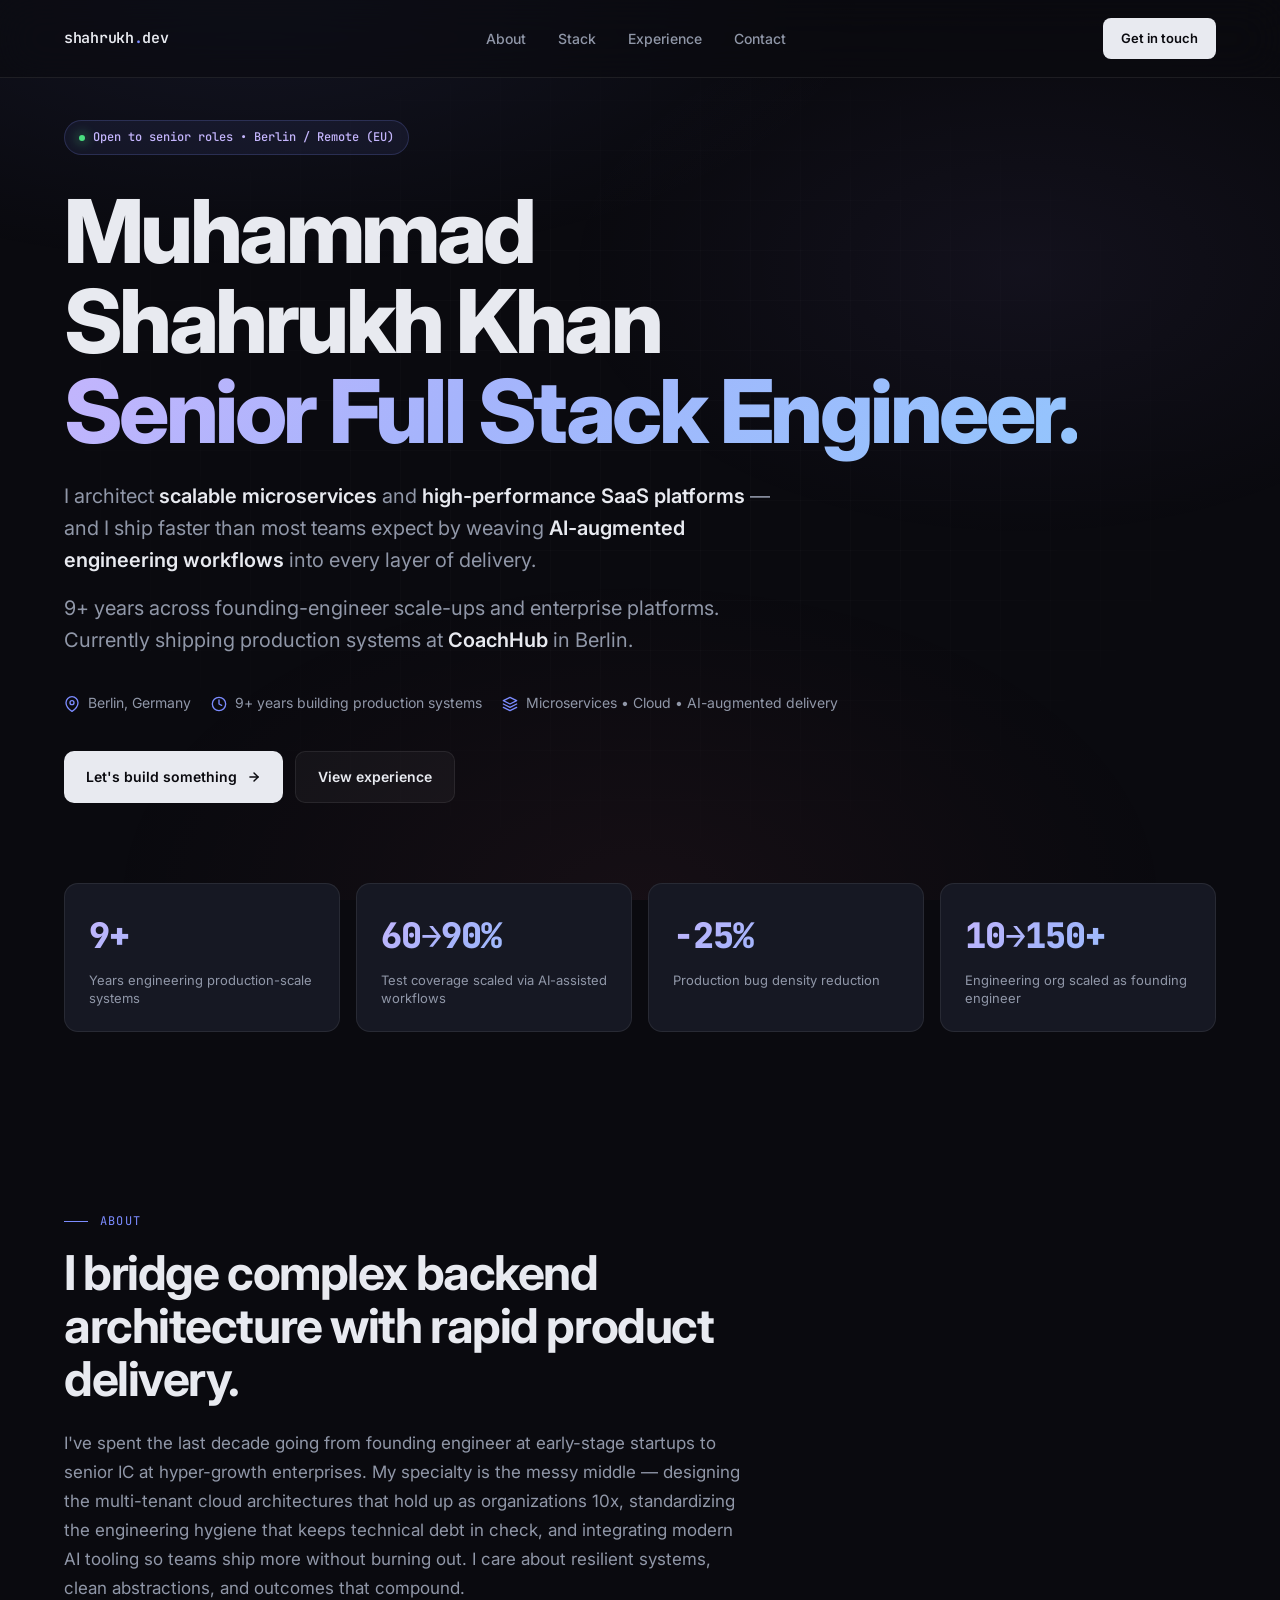
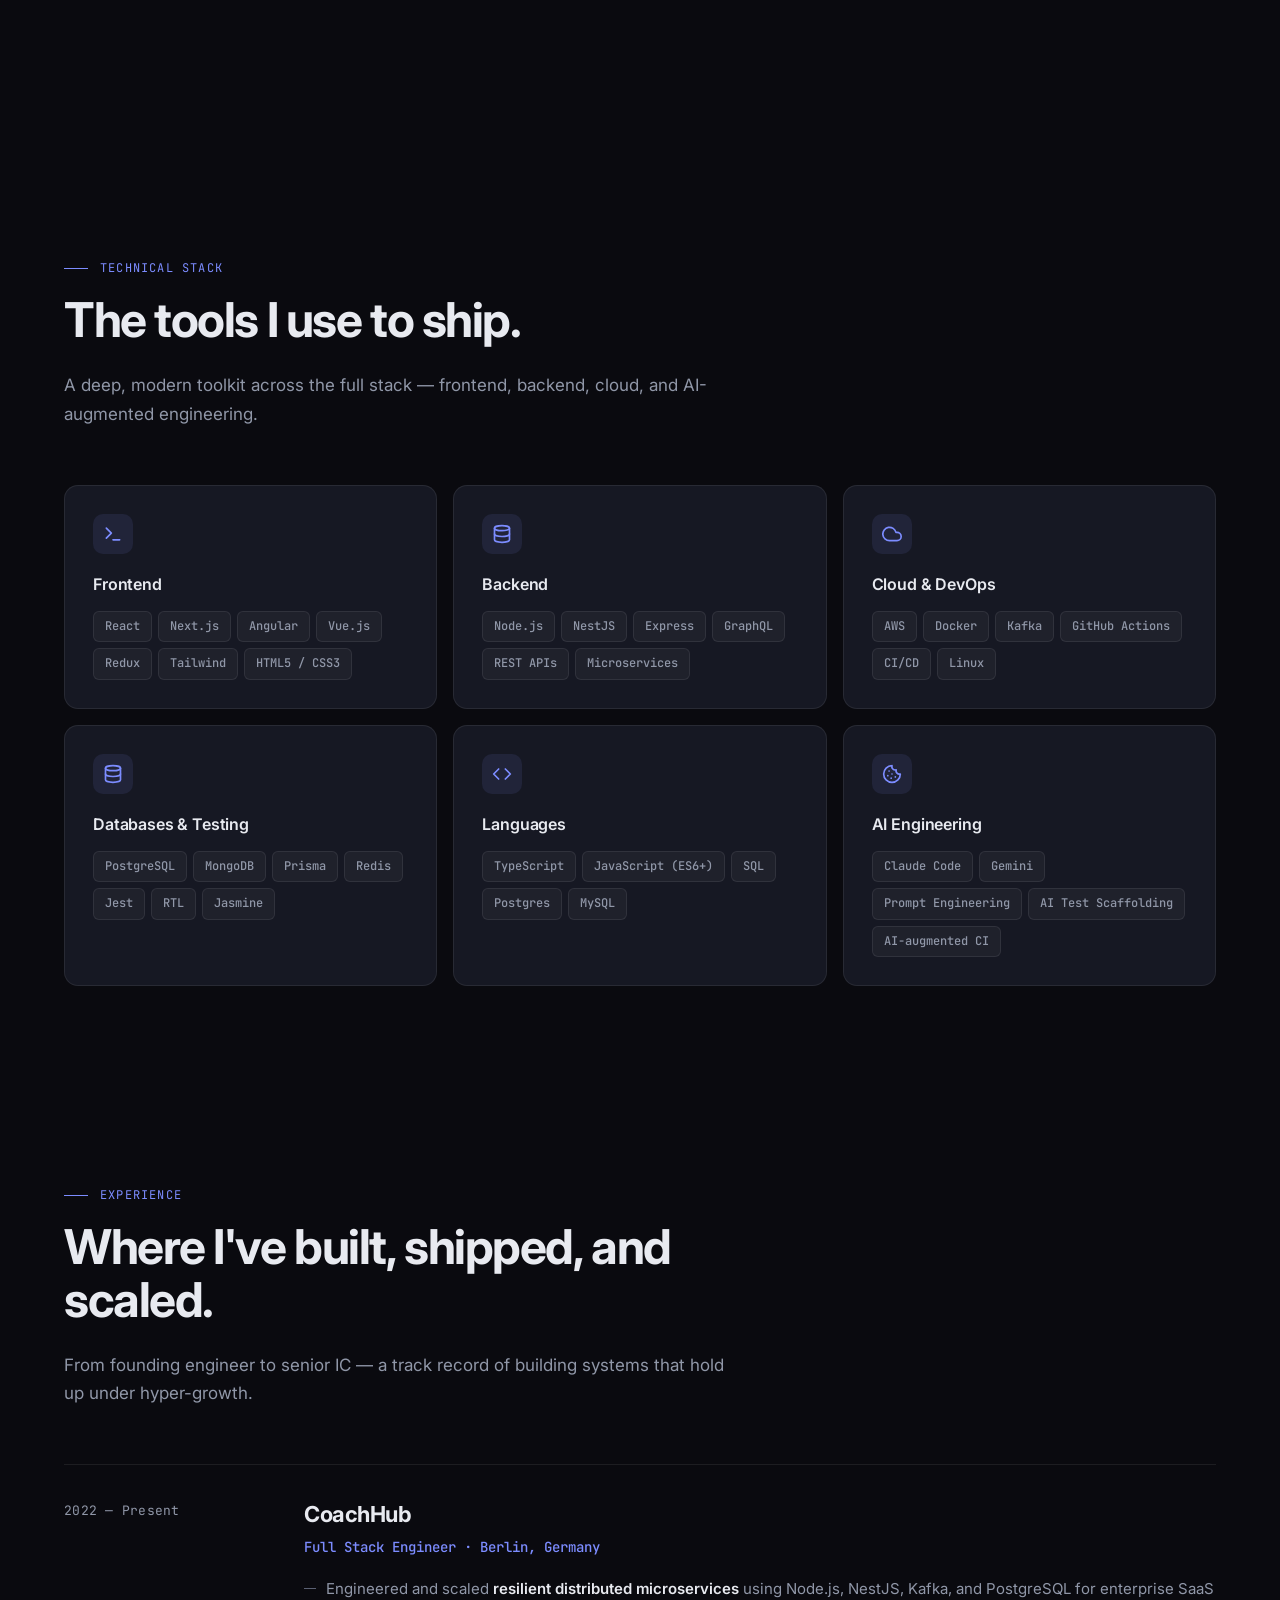
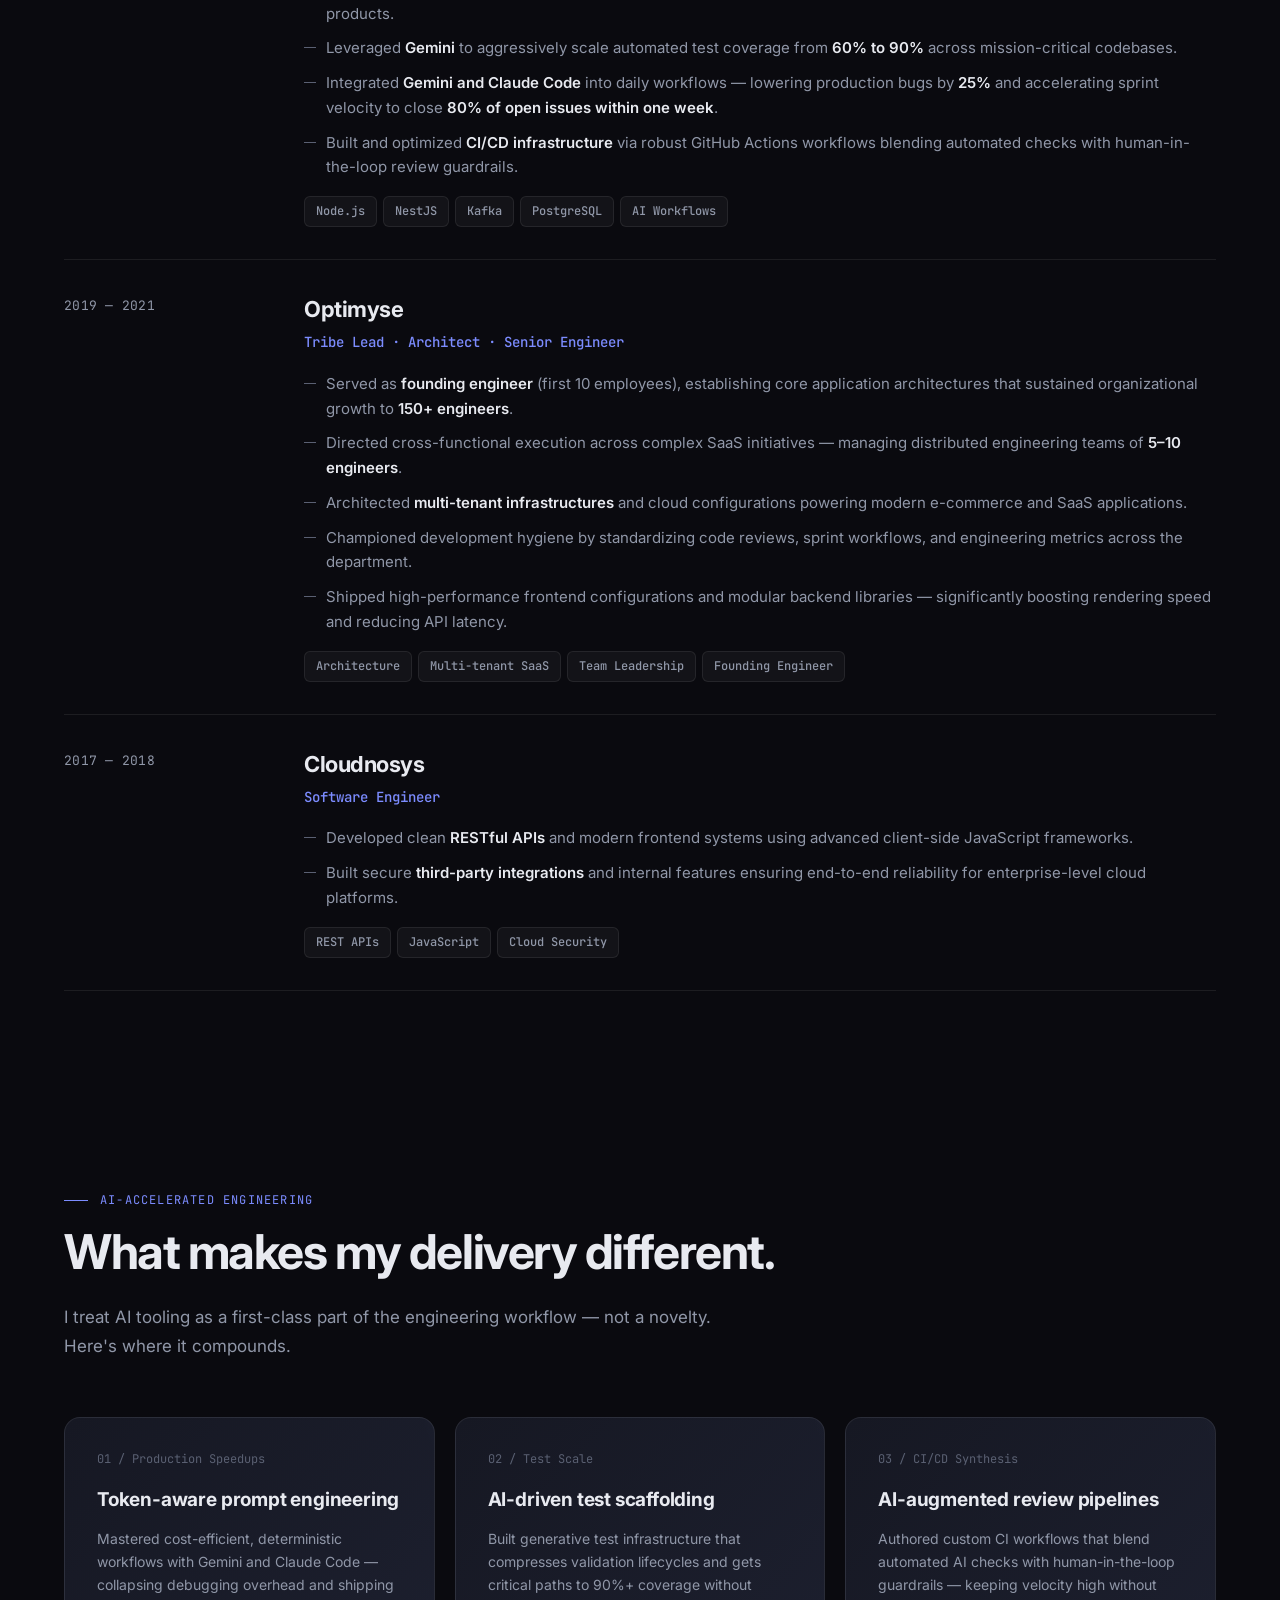
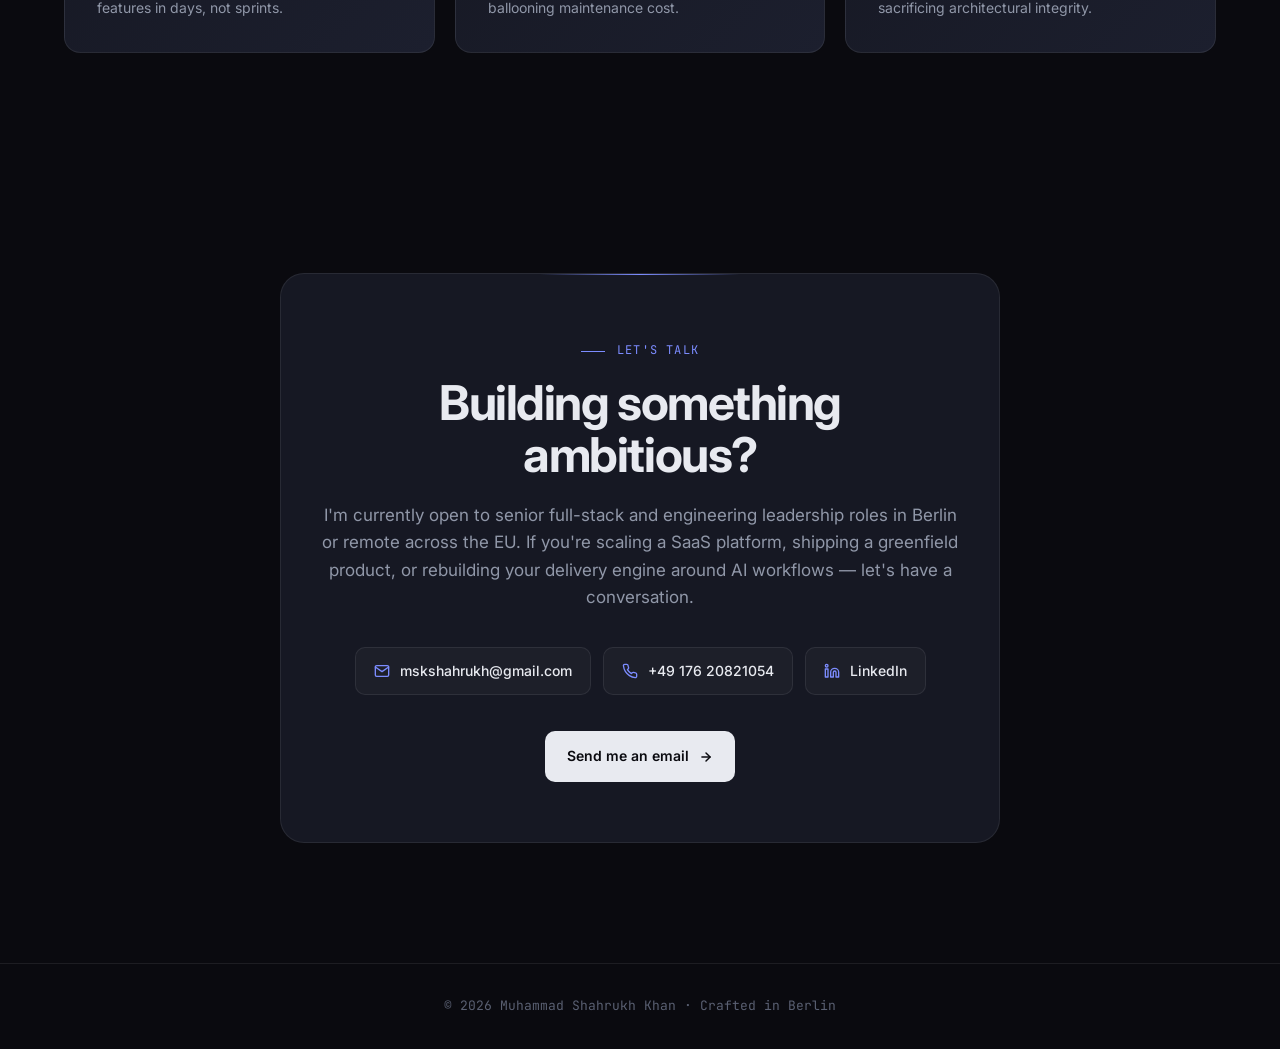
<file: index.html>
<!DOCTYPE html>
<html lang="en">
<head>
  <meta charset="UTF-8" />
  <meta name="viewport" content="width=device-width, initial-scale=1.0" />
  <title>Muhammad Shahrukh Khan — Senior Full Stack Engineer</title>
  <meta name="description" content="Senior Full Stack Engineer with 9+ years of experience architecting scalable microservices, SaaS platforms, and AI-accelerated engineering workflows." />
  <link rel="preconnect" href="https://fonts.googleapis.com" />
  <link rel="preconnect" href="https://fonts.gstatic.com" crossorigin />
  <link href="https://fonts.googleapis.com/css2?family=Inter:wght@300;400;500;600;700;800;900&family=JetBrains+Mono:wght@400;500;600&display=swap" rel="stylesheet" />
  <style>
    :root {
      --bg: #0a0a0f;
      --bg-2: #11121a;
      --surface: #161823;
      --surface-2: #1c1f2e;
      --border: rgba(255, 255, 255, 0.08);
      --border-hover: rgba(255, 255, 255, 0.16);
      --text: #e8eaf0;
      --text-muted: #9097a8;
      --text-dim: #5a6072;
      --accent: #7c8cff;
      --accent-2: #4ade80;
      --accent-3: #fb7185;
      --grad: linear-gradient(135deg, #7c8cff 0%, #a78bfa 50%, #fb7185 100%);
      --grad-text: linear-gradient(135deg, #c4b5fd 0%, #a5b4fc 40%, #93c5fd 100%);
      --glow: radial-gradient(600px circle at var(--mx, 50%) var(--my, 0%), rgba(124, 140, 255, 0.12), transparent 60%);
    }

    * { margin: 0; padding: 0; box-sizing: border-box; }

    html { scroll-behavior: smooth; }

    body {
      font-family: 'Inter', -apple-system, BlinkMacSystemFont, sans-serif;
      background: var(--bg);
      color: var(--text);
      line-height: 1.6;
      overflow-x: hidden;
      -webkit-font-smoothing: antialiased;
      -moz-osx-font-smoothing: grayscale;
    }

    /* Background mesh */
    body::before {
      content: '';
      position: fixed;
      inset: 0;
      background:
        radial-gradient(ellipse 80% 50% at 20% 0%, rgba(124, 140, 255, 0.08), transparent 60%),
        radial-gradient(ellipse 60% 50% at 80% 30%, rgba(167, 139, 250, 0.06), transparent 60%),
        radial-gradient(ellipse 70% 60% at 50% 100%, rgba(251, 113, 133, 0.05), transparent 60%);
      pointer-events: none;
      z-index: 0;
    }

    /* Subtle grid */
    body::after {
      content: '';
      position: fixed;
      inset: 0;
      background-image:
        linear-gradient(rgba(255, 255, 255, 0.015) 1px, transparent 1px),
        linear-gradient(90deg, rgba(255, 255, 255, 0.015) 1px, transparent 1px);
      background-size: 50px 50px;
      pointer-events: none;
      z-index: 0;
      mask-image: radial-gradient(ellipse at center, black 30%, transparent 80%);
    }

    .container {
      max-width: 1200px;
      margin: 0 auto;
      padding: 0 24px;
      position: relative;
      z-index: 1;
    }

    /* NAV */
    nav {
      position: fixed;
      top: 0;
      left: 0;
      right: 0;
      padding: 18px 0;
      background: rgba(10, 10, 15, 0.6);
      backdrop-filter: blur(20px);
      -webkit-backdrop-filter: blur(20px);
      border-bottom: 1px solid var(--border);
      z-index: 100;
    }

    .nav-inner {
      display: flex;
      justify-content: space-between;
      align-items: center;
    }

    .logo {
      font-family: 'JetBrains Mono', monospace;
      font-weight: 600;
      font-size: 15px;
      letter-spacing: -0.02em;
      color: var(--text);
    }

    .logo span { color: var(--accent); }

    .nav-links {
      display: flex;
      gap: 32px;
      list-style: none;
    }

    .nav-links a {
      color: var(--text-muted);
      text-decoration: none;
      font-size: 14px;
      font-weight: 500;
      transition: color 0.2s ease;
      position: relative;
    }

    .nav-links a:hover { color: var(--text); }

    .nav-cta {
      padding: 10px 18px;
      background: var(--text);
      color: var(--bg);
      border-radius: 8px;
      font-size: 13px;
      font-weight: 600;
      text-decoration: none;
      transition: transform 0.2s ease, box-shadow 0.2s ease;
    }

    .nav-cta:hover {
      transform: translateY(-1px);
      box-shadow: 0 8px 24px rgba(255, 255, 255, 0.15);
    }

    @media (max-width: 720px) {
      .nav-links { display: none; }
    }

    /* HERO */
    .hero {
      min-height: 100vh;
      display: flex;
      align-items: center;
      padding: 120px 0 80px;
      position: relative;
    }

    .badge {
      display: inline-flex;
      align-items: center;
      gap: 8px;
      padding: 7px 14px;
      background: rgba(124, 140, 255, 0.08);
      border: 1px solid rgba(124, 140, 255, 0.2);
      border-radius: 100px;
      font-size: 12px;
      font-weight: 500;
      color: #c4b5fd;
      margin-bottom: 32px;
      font-family: 'JetBrains Mono', monospace;
    }

    .badge .dot {
      width: 6px;
      height: 6px;
      background: var(--accent-2);
      border-radius: 50%;
      box-shadow: 0 0 12px var(--accent-2);
      animation: pulse 2s infinite;
    }

    @keyframes pulse {
      0%, 100% { opacity: 1; transform: scale(1); }
      50% { opacity: 0.6; transform: scale(0.9); }
    }

    h1 {
      font-size: clamp(2.5rem, 7vw, 5.5rem);
      font-weight: 800;
      line-height: 1.02;
      letter-spacing: -0.04em;
      margin-bottom: 24px;
    }

    h1 .grad {
      background: var(--grad-text);
      -webkit-background-clip: text;
      background-clip: text;
      -webkit-text-fill-color: transparent;
    }

    .hero-sub {
      font-size: clamp(1rem, 1.6vw, 1.25rem);
      color: var(--text-muted);
      max-width: 720px;
      margin-bottom: 16px;
      line-height: 1.6;
    }

    .hero-sub strong { color: var(--text); font-weight: 600; }

    .hero-meta {
      display: flex;
      flex-wrap: wrap;
      gap: 20px;
      margin: 36px 0;
      font-size: 14px;
      color: var(--text-muted);
    }

    .hero-meta-item {
      display: flex;
      align-items: center;
      gap: 8px;
    }

    .hero-meta-item svg {
      width: 16px;
      height: 16px;
      color: var(--accent);
    }

    .cta-row {
      display: flex;
      gap: 12px;
      flex-wrap: wrap;
      margin-top: 8px;
    }

    .btn {
      display: inline-flex;
      align-items: center;
      gap: 10px;
      padding: 14px 22px;
      border-radius: 10px;
      font-size: 14px;
      font-weight: 600;
      text-decoration: none;
      transition: all 0.2s ease;
      cursor: pointer;
      border: none;
      font-family: inherit;
    }

    .btn-primary {
      background: var(--text);
      color: var(--bg);
    }

    .btn-primary:hover {
      transform: translateY(-2px);
      box-shadow: 0 12px 32px rgba(255, 255, 255, 0.12);
    }

    .btn-secondary {
      background: rgba(255, 255, 255, 0.04);
      color: var(--text);
      border: 1px solid var(--border);
    }

    .btn-secondary:hover {
      background: rgba(255, 255, 255, 0.08);
      border-color: var(--border-hover);
      transform: translateY(-2px);
    }

    /* METRICS */
    .metrics {
      display: grid;
      grid-template-columns: repeat(4, 1fr);
      gap: 16px;
      margin-top: 80px;
    }

    @media (max-width: 720px) {
      .metrics { grid-template-columns: repeat(2, 1fr); }
    }

    .metric {
      padding: 24px;
      background: var(--surface);
      border: 1px solid var(--border);
      border-radius: 14px;
      transition: all 0.3s ease;
      position: relative;
      overflow: hidden;
    }

    .metric::before {
      content: '';
      position: absolute;
      top: 0;
      left: 0;
      right: 0;
      height: 1px;
      background: linear-gradient(90deg, transparent, var(--accent), transparent);
      opacity: 0;
      transition: opacity 0.3s ease;
    }

    .metric:hover {
      border-color: var(--border-hover);
      transform: translateY(-2px);
    }

    .metric:hover::before { opacity: 1; }

    .metric-value {
      font-size: clamp(1.6rem, 3vw, 2.2rem);
      font-weight: 800;
      letter-spacing: -0.03em;
      background: var(--grad-text);
      -webkit-background-clip: text;
      background-clip: text;
      -webkit-text-fill-color: transparent;
      margin-bottom: 6px;
      font-family: 'JetBrains Mono', monospace;
    }

    .metric-label {
      font-size: 13px;
      color: var(--text-muted);
      line-height: 1.4;
    }

    /* SECTIONS */
    section {
      padding: 100px 0;
      position: relative;
    }

    .section-label {
      font-family: 'JetBrains Mono', monospace;
      font-size: 12px;
      color: var(--accent);
      letter-spacing: 0.1em;
      text-transform: uppercase;
      margin-bottom: 16px;
      display: flex;
      align-items: center;
      gap: 12px;
    }

    .section-label::before {
      content: '';
      width: 24px;
      height: 1px;
      background: var(--accent);
    }

    h2 {
      font-size: clamp(2rem, 4vw, 3rem);
      font-weight: 700;
      letter-spacing: -0.03em;
      line-height: 1.1;
      margin-bottom: 24px;
      max-width: 720px;
    }

    .section-intro {
      font-size: 17px;
      color: var(--text-muted);
      max-width: 680px;
      margin-bottom: 56px;
      line-height: 1.7;
    }

    /* TECH STACK */
    .stack-grid {
      display: grid;
      grid-template-columns: repeat(auto-fit, minmax(280px, 1fr));
      gap: 16px;
    }

    .stack-card {
      padding: 28px;
      background: var(--surface);
      border: 1px solid var(--border);
      border-radius: 14px;
      transition: all 0.3s ease;
      position: relative;
      overflow: hidden;
    }

    .stack-card:hover {
      border-color: var(--border-hover);
      background: var(--surface-2);
      transform: translateY(-2px);
    }

    .stack-icon {
      width: 40px;
      height: 40px;
      border-radius: 10px;
      display: flex;
      align-items: center;
      justify-content: center;
      margin-bottom: 18px;
      background: rgba(124, 140, 255, 0.1);
      color: var(--accent);
    }

    .stack-icon svg { width: 20px; height: 20px; }

    .stack-card h3 {
      font-size: 16px;
      font-weight: 600;
      margin-bottom: 14px;
      letter-spacing: -0.01em;
    }

    .chips {
      display: flex;
      flex-wrap: wrap;
      gap: 6px;
    }

    .chip {
      padding: 5px 11px;
      background: rgba(255, 255, 255, 0.04);
      border: 1px solid var(--border);
      border-radius: 6px;
      font-size: 12px;
      font-weight: 500;
      color: var(--text-muted);
      font-family: 'JetBrains Mono', monospace;
      transition: all 0.2s ease;
    }

    .chip:hover {
      color: var(--text);
      border-color: var(--accent);
      background: rgba(124, 140, 255, 0.08);
    }

    /* EXPERIENCE */
    .timeline {
      position: relative;
      padding-left: 0;
    }

    .exp-item {
      display: grid;
      grid-template-columns: 200px 1fr;
      gap: 40px;
      padding: 32px 0;
      border-top: 1px solid var(--border);
      transition: all 0.3s ease;
    }

    .exp-item:hover { background: rgba(255, 255, 255, 0.01); }

    .exp-item:last-child { border-bottom: 1px solid var(--border); }

    @media (max-width: 720px) {
      .exp-item {
        grid-template-columns: 1fr;
        gap: 16px;
      }
    }

    .exp-date {
      font-family: 'JetBrains Mono', monospace;
      font-size: 13px;
      color: var(--text-muted);
      letter-spacing: 0.02em;
      padding-top: 4px;
    }

    .exp-content h3 {
      font-size: 22px;
      font-weight: 700;
      margin-bottom: 4px;
      letter-spacing: -0.02em;
    }

    .exp-role {
      font-size: 14px;
      color: var(--accent);
      font-weight: 500;
      margin-bottom: 18px;
      font-family: 'JetBrains Mono', monospace;
    }

    .exp-content ul {
      list-style: none;
      margin-bottom: 16px;
    }

    .exp-content li {
      padding-left: 22px;
      position: relative;
      color: var(--text-muted);
      font-size: 15px;
      margin-bottom: 10px;
      line-height: 1.65;
    }

    .exp-content li::before {
      content: '';
      position: absolute;
      left: 0;
      top: 11px;
      width: 12px;
      height: 1px;
      background: var(--text-dim);
    }

    .exp-content li strong {
      color: var(--text);
      font-weight: 600;
    }

    .exp-tags {
      display: flex;
      flex-wrap: wrap;
      gap: 6px;
      margin-top: 14px;
    }

    /* HIGHLIGHTS */
    .highlights-grid {
      display: grid;
      grid-template-columns: repeat(auto-fit, minmax(280px, 1fr));
      gap: 20px;
    }

    .highlight {
      padding: 32px;
      background: linear-gradient(135deg, var(--surface) 0%, var(--surface-2) 100%);
      border: 1px solid var(--border);
      border-radius: 16px;
      position: relative;
      overflow: hidden;
      transition: all 0.3s ease;
    }

    .highlight::after {
      content: '';
      position: absolute;
      top: -50%;
      right: -50%;
      width: 200px;
      height: 200px;
      background: radial-gradient(circle, rgba(124, 140, 255, 0.08), transparent 70%);
      transition: all 0.5s ease;
    }

    .highlight:hover {
      border-color: var(--border-hover);
      transform: translateY(-4px);
    }

    .highlight:hover::after {
      transform: scale(1.5);
    }

    .highlight-num {
      font-family: 'JetBrains Mono', monospace;
      font-size: 12px;
      color: var(--text-dim);
      margin-bottom: 16px;
    }

    .highlight h3 {
      font-size: 19px;
      font-weight: 700;
      margin-bottom: 12px;
      letter-spacing: -0.01em;
    }

    .highlight p {
      font-size: 14px;
      color: var(--text-muted);
      line-height: 1.65;
      position: relative;
      z-index: 1;
    }

    /* CONTACT */
    .contact {
      padding: 120px 0;
      text-align: center;
    }

    .contact-inner {
      max-width: 720px;
      margin: 0 auto;
      padding: 60px 40px;
      background: var(--surface);
      border: 1px solid var(--border);
      border-radius: 24px;
      position: relative;
      overflow: hidden;
    }

    .contact-inner::before {
      content: '';
      position: absolute;
      top: 0;
      left: 50%;
      transform: translateX(-50%);
      width: 200px;
      height: 1px;
      background: linear-gradient(90deg, transparent, var(--accent), transparent);
    }

    .contact h2 {
      margin: 0 auto 20px;
      text-align: center;
    }

    .contact-sub {
      font-size: 17px;
      color: var(--text-muted);
      margin-bottom: 36px;
      line-height: 1.6;
    }

    .contact-grid {
      display: flex;
      flex-wrap: wrap;
      justify-content: center;
      gap: 12px;
      margin-bottom: 36px;
    }

    .contact-link {
      display: inline-flex;
      align-items: center;
      gap: 10px;
      padding: 12px 18px;
      background: rgba(255, 255, 255, 0.03);
      border: 1px solid var(--border);
      border-radius: 10px;
      text-decoration: none;
      color: var(--text);
      font-size: 14px;
      font-weight: 500;
      transition: all 0.2s ease;
    }

    .contact-link:hover {
      background: rgba(124, 140, 255, 0.08);
      border-color: var(--accent);
      transform: translateY(-2px);
    }

    .contact-link svg { width: 16px; height: 16px; color: var(--accent); }

    /* FOOTER */
    footer {
      padding: 32px 0;
      text-align: center;
      border-top: 1px solid var(--border);
      color: var(--text-dim);
      font-size: 13px;
      font-family: 'JetBrains Mono', monospace;
    }

    /* Fade-in on scroll */
    .reveal {
      opacity: 0;
      transform: translateY(20px);
      transition: opacity 0.8s ease, transform 0.8s ease;
    }

    .reveal.visible {
      opacity: 1;
      transform: translateY(0);
    }
  </style>
</head>
<body>

  <nav>
    <div class="container nav-inner">
      <div class="logo">shahrukh<span>.</span>dev</div>
      <ul class="nav-links">
        <li><a href="#about">About</a></li>
        <li><a href="#stack">Stack</a></li>
        <li><a href="#experience">Experience</a></li>
        <li><a href="#contact">Contact</a></li>
      </ul>
      <a href="#contact" class="nav-cta">Get in touch</a>
    </div>
  </nav>

  <header class="hero">
    <div class="container">
      <div class="badge">
        <span class="dot"></span>
        Open to senior roles • Berlin / Remote (EU)
      </div>

      <h1>
        Muhammad<br />
        Shahrukh Khan<br />
        <span class="grad">Senior Full Stack Engineer.</span>
      </h1>

      <p class="hero-sub">
        I architect <strong>scalable microservices</strong> and <strong>high-performance SaaS platforms</strong> — and I ship faster than most teams expect by weaving <strong>AI-augmented engineering workflows</strong> into every layer of delivery.
      </p>
      <p class="hero-sub">
        9+ years across founding-engineer scale-ups and enterprise platforms. Currently shipping production systems at <strong>CoachHub</strong> in Berlin.
      </p>

      <div class="hero-meta">
        <div class="hero-meta-item">
          <svg viewBox="0 0 24 24" fill="none" stroke="currentColor" stroke-width="2" stroke-linecap="round" stroke-linejoin="round"><path d="M21 10c0 7-9 13-9 13s-9-6-9-13a9 9 0 0 1 18 0z"/><circle cx="12" cy="10" r="3"/></svg>
          Berlin, Germany
        </div>
        <div class="hero-meta-item">
          <svg viewBox="0 0 24 24" fill="none" stroke="currentColor" stroke-width="2" stroke-linecap="round" stroke-linejoin="round"><circle cx="12" cy="12" r="10"/><polyline points="12 6 12 12 16 14"/></svg>
          9+ years building production systems
        </div>
        <div class="hero-meta-item">
          <svg viewBox="0 0 24 24" fill="none" stroke="currentColor" stroke-width="2" stroke-linecap="round" stroke-linejoin="round"><path d="M12 2L2 7l10 5 10-5-10-5zM2 17l10 5 10-5M2 12l10 5 10-5"/></svg>
          Microservices • Cloud • AI-augmented delivery
        </div>
      </div>

      <div class="cta-row">
        <a href="#contact" class="btn btn-primary">
          Let's build something
          <svg width="14" height="14" viewBox="0 0 24 24" fill="none" stroke="currentColor" stroke-width="2.5" stroke-linecap="round" stroke-linejoin="round"><line x1="5" y1="12" x2="19" y2="12"/><polyline points="12 5 19 12 12 19"/></svg>
        </a>
        <a href="#experience" class="btn btn-secondary">
          View experience
        </a>
      </div>

      <div class="metrics">
        <div class="metric">
          <div class="metric-value">9+</div>
          <div class="metric-label">Years engineering production-scale systems</div>
        </div>
        <div class="metric">
          <div class="metric-value">60→90%</div>
          <div class="metric-label">Test coverage scaled via AI-assisted workflows</div>
        </div>
        <div class="metric">
          <div class="metric-value">−25%</div>
          <div class="metric-label">Production bug density reduction</div>
        </div>
        <div class="metric">
          <div class="metric-value">10→150+</div>
          <div class="metric-label">Engineering org scaled as founding engineer</div>
        </div>
      </div>
    </div>
  </header>

  <section id="about">
    <div class="container">
      <div class="section-label">About</div>
      <h2>I bridge complex backend architecture with rapid product delivery.</h2>
      <p class="section-intro">
        I've spent the last decade going from founding engineer at early-stage startups to senior IC at hyper-growth enterprises. My specialty is the messy middle — designing the multi-tenant cloud architectures that hold up as organizations 10x, standardizing the engineering hygiene that keeps technical debt in check, and integrating modern AI tooling so teams ship more without burning out. I care about resilient systems, clean abstractions, and outcomes that compound.
      </p>
    </div>
  </section>

  <section id="stack">
    <div class="container">
      <div class="section-label">Technical stack</div>
      <h2>The tools I use to ship.</h2>
      <p class="section-intro">A deep, modern toolkit across the full stack — frontend, backend, cloud, and AI-augmented engineering.</p>

      <div class="stack-grid">
        <div class="stack-card">
          <div class="stack-icon">
            <svg viewBox="0 0 24 24" fill="none" stroke="currentColor" stroke-width="2" stroke-linecap="round" stroke-linejoin="round"><polyline points="4 17 10 11 4 5"/><line x1="12" y1="19" x2="20" y2="19"/></svg>
          </div>
          <h3>Frontend</h3>
          <div class="chips">
            <span class="chip">React</span>
            <span class="chip">Next.js</span>
            <span class="chip">Angular</span>
            <span class="chip">Vue.js</span>
            <span class="chip">Redux</span>
            <span class="chip">Tailwind</span>
            <span class="chip">HTML5 / CSS3</span>
          </div>
        </div>

        <div class="stack-card">
          <div class="stack-icon">
            <svg viewBox="0 0 24 24" fill="none" stroke="currentColor" stroke-width="2" stroke-linecap="round" stroke-linejoin="round"><ellipse cx="12" cy="5" rx="9" ry="3"/><path d="M21 12c0 1.66-4 3-9 3s-9-1.34-9-3"/><path d="M3 5v14c0 1.66 4 3 9 3s9-1.34 9-3V5"/></svg>
          </div>
          <h3>Backend</h3>
          <div class="chips">
            <span class="chip">Node.js</span>
            <span class="chip">NestJS</span>
            <span class="chip">Express</span>
            <span class="chip">GraphQL</span>
            <span class="chip">REST APIs</span>
            <span class="chip">Microservices</span>
          </div>
        </div>

        <div class="stack-card">
          <div class="stack-icon">
            <svg viewBox="0 0 24 24" fill="none" stroke="currentColor" stroke-width="2" stroke-linecap="round" stroke-linejoin="round"><path d="M18 10h-1.26A8 8 0 1 0 9 20h9a5 5 0 0 0 0-10z"/></svg>
          </div>
          <h3>Cloud & DevOps</h3>
          <div class="chips">
            <span class="chip">AWS</span>
            <span class="chip">Docker</span>
            <span class="chip">Kafka</span>
            <span class="chip">GitHub Actions</span>
            <span class="chip">CI/CD</span>
            <span class="chip">Linux</span>
          </div>
        </div>

        <div class="stack-card">
          <div class="stack-icon">
            <svg viewBox="0 0 24 24" fill="none" stroke="currentColor" stroke-width="2" stroke-linecap="round" stroke-linejoin="round"><ellipse cx="12" cy="5" rx="9" ry="3"/><path d="M3 5v14c0 1.66 4 3 9 3s9-1.34 9-3V5"/><path d="M3 12c0 1.66 4 3 9 3s9-1.34 9-3"/></svg>
          </div>
          <h3>Databases & Testing</h3>
          <div class="chips">
            <span class="chip">PostgreSQL</span>
            <span class="chip">MongoDB</span>
            <span class="chip">Prisma</span>
            <span class="chip">Redis</span>
            <span class="chip">Jest</span>
            <span class="chip">RTL</span>
            <span class="chip">Jasmine</span>
          </div>
        </div>

        <div class="stack-card">
          <div class="stack-icon">
            <svg viewBox="0 0 24 24" fill="none" stroke="currentColor" stroke-width="2" stroke-linecap="round" stroke-linejoin="round"><polyline points="16 18 22 12 16 6"/><polyline points="8 6 2 12 8 18"/></svg>
          </div>
          <h3>Languages</h3>
          <div class="chips">
            <span class="chip">TypeScript</span>
            <span class="chip">JavaScript (ES6+)</span>
            <span class="chip">SQL</span>
            <span class="chip">Postgres</span>
            <span class="chip">MySQL</span>
          </div>
        </div>

        <div class="stack-card">
          <div class="stack-icon">
            <svg viewBox="0 0 24 24" fill="none" stroke="currentColor" stroke-width="2" stroke-linecap="round" stroke-linejoin="round"><path d="M12 2a10 10 0 1 0 10 10 4 4 0 0 1-5-5 4 4 0 0 1-5-5"/><path d="M8.5 8.5v.01"/><path d="M16 15.5v.01"/><path d="M12 12v.01"/><path d="M11 17v.01"/><path d="M7 14v.01"/></svg>
          </div>
          <h3>AI Engineering</h3>
          <div class="chips">
            <span class="chip">Claude Code</span>
            <span class="chip">Gemini</span>
            <span class="chip">Prompt Engineering</span>
            <span class="chip">AI Test Scaffolding</span>
            <span class="chip">AI-augmented CI</span>
          </div>
        </div>
      </div>
    </div>
  </section>

  <section id="experience">
    <div class="container">
      <div class="section-label">Experience</div>
      <h2>Where I've built, shipped, and scaled.</h2>
      <p class="section-intro">From founding engineer to senior IC — a track record of building systems that hold up under hyper-growth.</p>

      <div class="timeline">
        <div class="exp-item">
          <div class="exp-date">2022 — Present</div>
          <div class="exp-content">
            <h3>CoachHub</h3>
            <div class="exp-role">Full Stack Engineer · Berlin, Germany</div>
            <ul>
              <li>Engineered and scaled <strong>resilient distributed microservices</strong> using Node.js, NestJS, Kafka, and PostgreSQL for enterprise SaaS products.</li>
              <li>Leveraged <strong>Gemini</strong> to aggressively scale automated test coverage from <strong>60% to 90%</strong> across mission-critical codebases.</li>
              <li>Integrated <strong>Gemini and Claude Code</strong> into daily workflows — lowering production bugs by <strong>25%</strong> and accelerating sprint velocity to close <strong>80% of open issues within one week</strong>.</li>
              <li>Built and optimized <strong>CI/CD infrastructure</strong> via robust GitHub Actions workflows blending automated checks with human-in-the-loop review guardrails.</li>
            </ul>
            <div class="exp-tags">
              <span class="chip">Node.js</span>
              <span class="chip">NestJS</span>
              <span class="chip">Kafka</span>
              <span class="chip">PostgreSQL</span>
              <span class="chip">AI Workflows</span>
            </div>
          </div>
        </div>

        <div class="exp-item">
          <div class="exp-date">2019 — 2021</div>
          <div class="exp-content">
            <h3>Optimyse</h3>
            <div class="exp-role">Tribe Lead · Architect · Senior Engineer</div>
            <ul>
              <li>Served as <strong>founding engineer</strong> (first 10 employees), establishing core application architectures that sustained organizational growth to <strong>150+ engineers</strong>.</li>
              <li>Directed cross-functional execution across complex SaaS initiatives — managing distributed engineering teams of <strong>5–10 engineers</strong>.</li>
              <li>Architected <strong>multi-tenant infrastructures</strong> and cloud configurations powering modern e-commerce and SaaS applications.</li>
              <li>Championed development hygiene by standardizing code reviews, sprint workflows, and engineering metrics across the department.</li>
              <li>Shipped high-performance frontend configurations and modular backend libraries — significantly boosting rendering speed and reducing API latency.</li>
            </ul>
            <div class="exp-tags">
              <span class="chip">Architecture</span>
              <span class="chip">Multi-tenant SaaS</span>
              <span class="chip">Team Leadership</span>
              <span class="chip">Founding Engineer</span>
            </div>
          </div>
        </div>

        <div class="exp-item">
          <div class="exp-date">2017 — 2018</div>
          <div class="exp-content">
            <h3>Cloudnosys</h3>
            <div class="exp-role">Software Engineer</div>
            <ul>
              <li>Developed clean <strong>RESTful APIs</strong> and modern frontend systems using advanced client-side JavaScript frameworks.</li>
              <li>Built secure <strong>third-party integrations</strong> and internal features ensuring end-to-end reliability for enterprise-level cloud platforms.</li>
            </ul>
            <div class="exp-tags">
              <span class="chip">REST APIs</span>
              <span class="chip">JavaScript</span>
              <span class="chip">Cloud Security</span>
            </div>
          </div>
        </div>
      </div>
    </div>
  </section>

  <section id="highlights">
    <div class="container">
      <div class="section-label">AI-Accelerated Engineering</div>
      <h2>What makes my delivery different.</h2>
      <p class="section-intro">I treat AI tooling as a first-class part of the engineering workflow — not a novelty. Here's where it compounds.</p>

      <div class="highlights-grid">
        <div class="highlight">
          <div class="highlight-num">01 / Production Speedups</div>
          <h3>Token-aware prompt engineering</h3>
          <p>Mastered cost-efficient, deterministic workflows with Gemini and Claude Code — collapsing debugging overhead and shipping features in days, not sprints.</p>
        </div>

        <div class="highlight">
          <div class="highlight-num">02 / Test Scale</div>
          <h3>AI-driven test scaffolding</h3>
          <p>Built generative test infrastructure that compresses validation lifecycles and gets critical paths to 90%+ coverage without ballooning maintenance cost.</p>
        </div>

        <div class="highlight">
          <div class="highlight-num">03 / CI/CD Synthesis</div>
          <h3>AI-augmented review pipelines</h3>
          <p>Authored custom CI workflows that blend automated AI checks with human-in-the-loop guardrails — keeping velocity high without sacrificing architectural integrity.</p>
        </div>
      </div>
    </div>
  </section>

  <section id="contact" class="contact">
    <div class="container">
      <div class="contact-inner">
        <div class="section-label" style="justify-content: center; display: inline-flex;">Let's talk</div>
        <h2>Building something ambitious?</h2>
        <p class="contact-sub">
          I'm currently open to senior full-stack and engineering leadership roles in Berlin or remote across the EU. If you're scaling a SaaS platform, shipping a greenfield product, or rebuilding your delivery engine around AI workflows — let's have a conversation.
        </p>

        <div class="contact-grid">
          <a href="mailto:mskshahrukh@gmail.com" class="contact-link">
            <svg viewBox="0 0 24 24" fill="none" stroke="currentColor" stroke-width="2" stroke-linecap="round" stroke-linejoin="round"><path d="M4 4h16c1.1 0 2 .9 2 2v12c0 1.1-.9 2-2 2H4c-1.1 0-2-.9-2-2V6c0-1.1.9-2 2-2z"/><polyline points="22,6 12,13 2,6"/></svg>
            mskshahrukh@gmail.com
          </a>
          <a href="tel:+4917620821054" class="contact-link">
            <svg viewBox="0 0 24 24" fill="none" stroke="currentColor" stroke-width="2" stroke-linecap="round" stroke-linejoin="round"><path d="M22 16.92v3a2 2 0 0 1-2.18 2 19.79 19.79 0 0 1-8.63-3.07 19.5 19.5 0 0 1-6-6 19.79 19.79 0 0 1-3.07-8.67A2 2 0 0 1 4.11 2h3a2 2 0 0 1 2 1.72 12.84 12.84 0 0 0 .7 2.81 2 2 0 0 1-.45 2.11L8.09 9.91a16 16 0 0 0 6 6l1.27-1.27a2 2 0 0 1 2.11-.45 12.84 12.84 0 0 0 2.81.7A2 2 0 0 1 22 16.92z"/></svg>
            +49 176 20821054
          </a>
          <a href="https://www.linkedin.com/in/mskshahrukh" target="_blank" rel="noopener" class="contact-link">
            <svg viewBox="0 0 24 24" fill="none" stroke="currentColor" stroke-width="2" stroke-linecap="round" stroke-linejoin="round"><path d="M16 8a6 6 0 0 1 6 6v7h-4v-7a2 2 0 0 0-2-2 2 2 0 0 0-2 2v7h-4v-7a6 6 0 0 1 6-6z"/><rect x="2" y="9" width="4" height="12"/><circle cx="4" cy="4" r="2"/></svg>
            LinkedIn
          </a>
        </div>

        <a href="mailto:mskshahrukh@gmail.com?subject=Senior%20Engineering%20Opportunity" class="btn btn-primary" style="margin: 0 auto;">
          Send me an email
          <svg width="14" height="14" viewBox="0 0 24 24" fill="none" stroke="currentColor" stroke-width="2.5" stroke-linecap="round" stroke-linejoin="round"><line x1="5" y1="12" x2="19" y2="12"/><polyline points="12 5 19 12 12 19"/></svg>
        </a>
      </div>
    </div>
  </section>

  <footer>
    <div class="container">
      © 2026 Muhammad Shahrukh Khan · Crafted in Berlin
    </div>
  </footer>

  <script>
    // Reveal on scroll
    const observer = new IntersectionObserver((entries) => {
      entries.forEach(entry => {
        if (entry.isIntersecting) {
          entry.target.classList.add('visible');
        }
      });
    }, { threshold: 0.1 });

    document.querySelectorAll('section, .metric, .stack-card, .exp-item, .highlight').forEach(el => {
      el.classList.add('reveal');
      observer.observe(el);
    });

    // Mouse spotlight (subtle)
    document.addEventListener('mousemove', (e) => {
      document.documentElement.style.setProperty('--mx', e.clientX + 'px');
      document.documentElement.style.setProperty('--my', e.clientY + 'px');
    });
  </script>
</body>
</html>
</file>
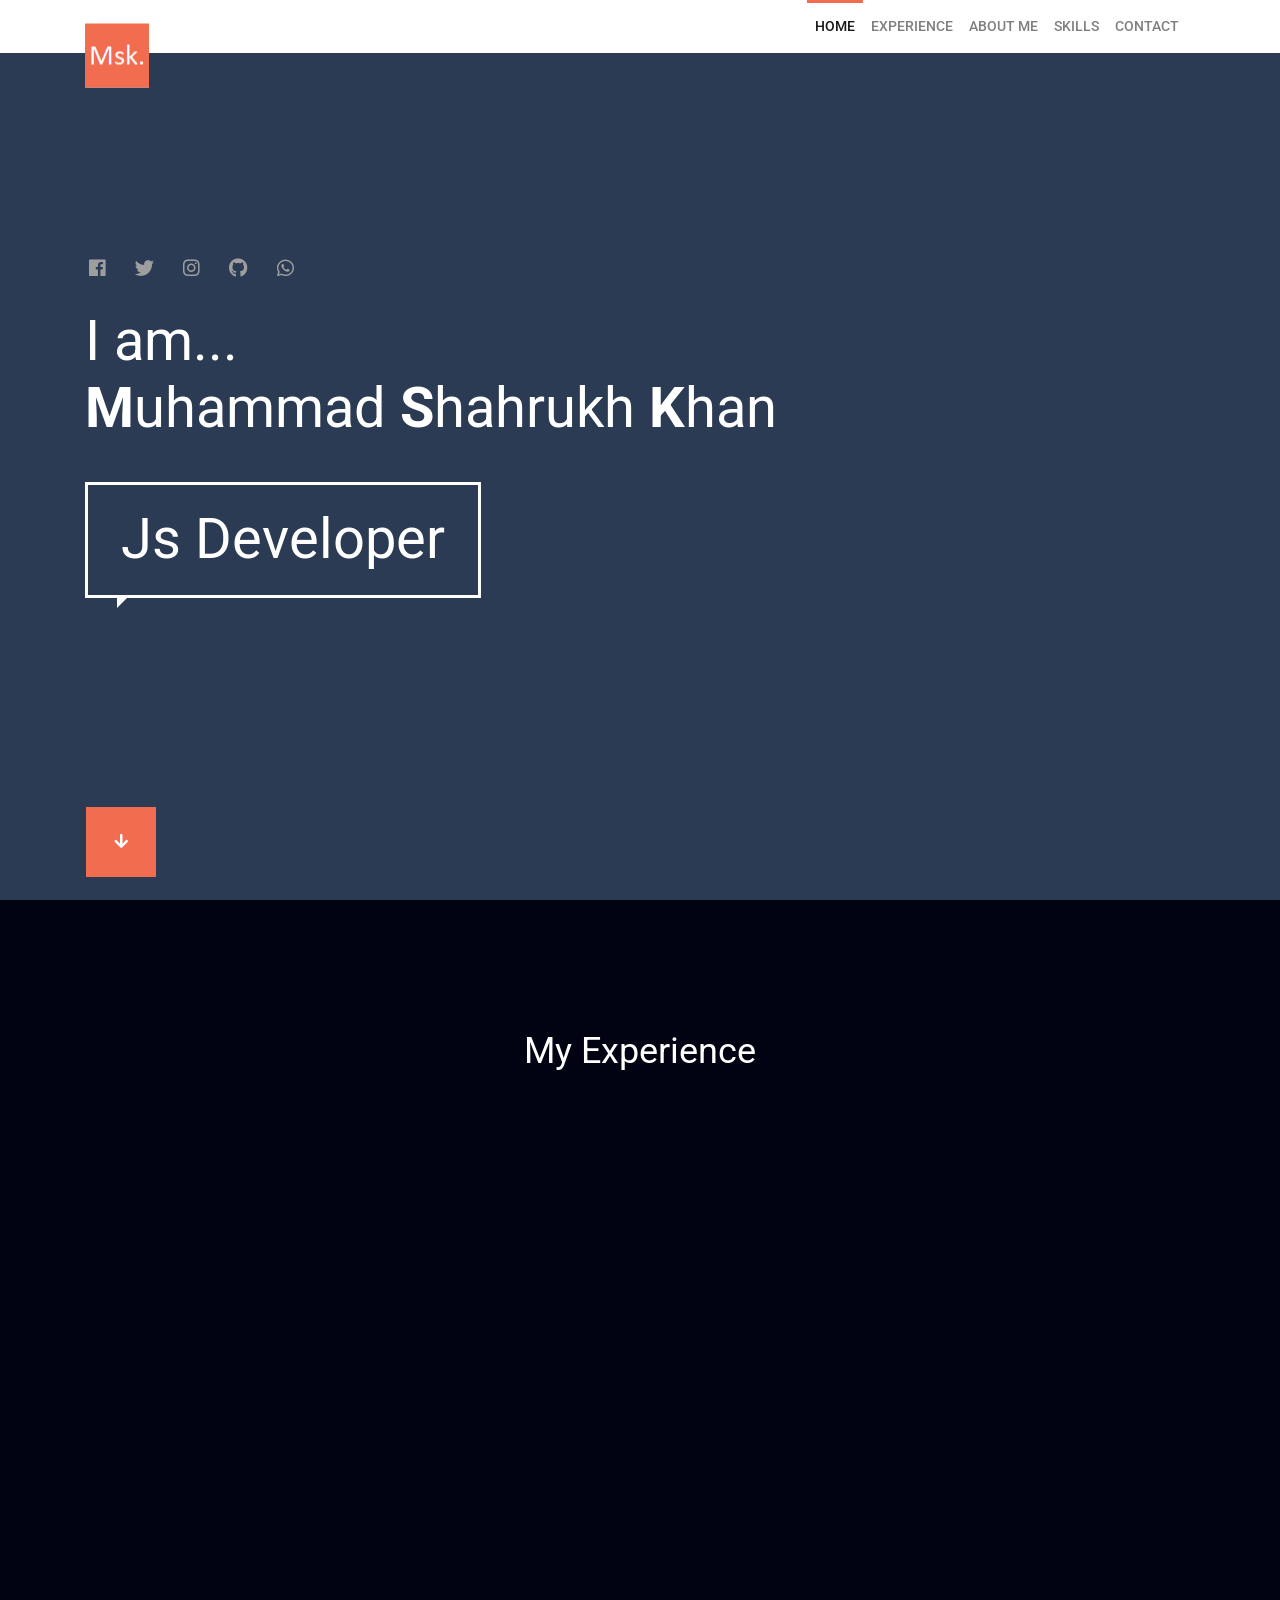
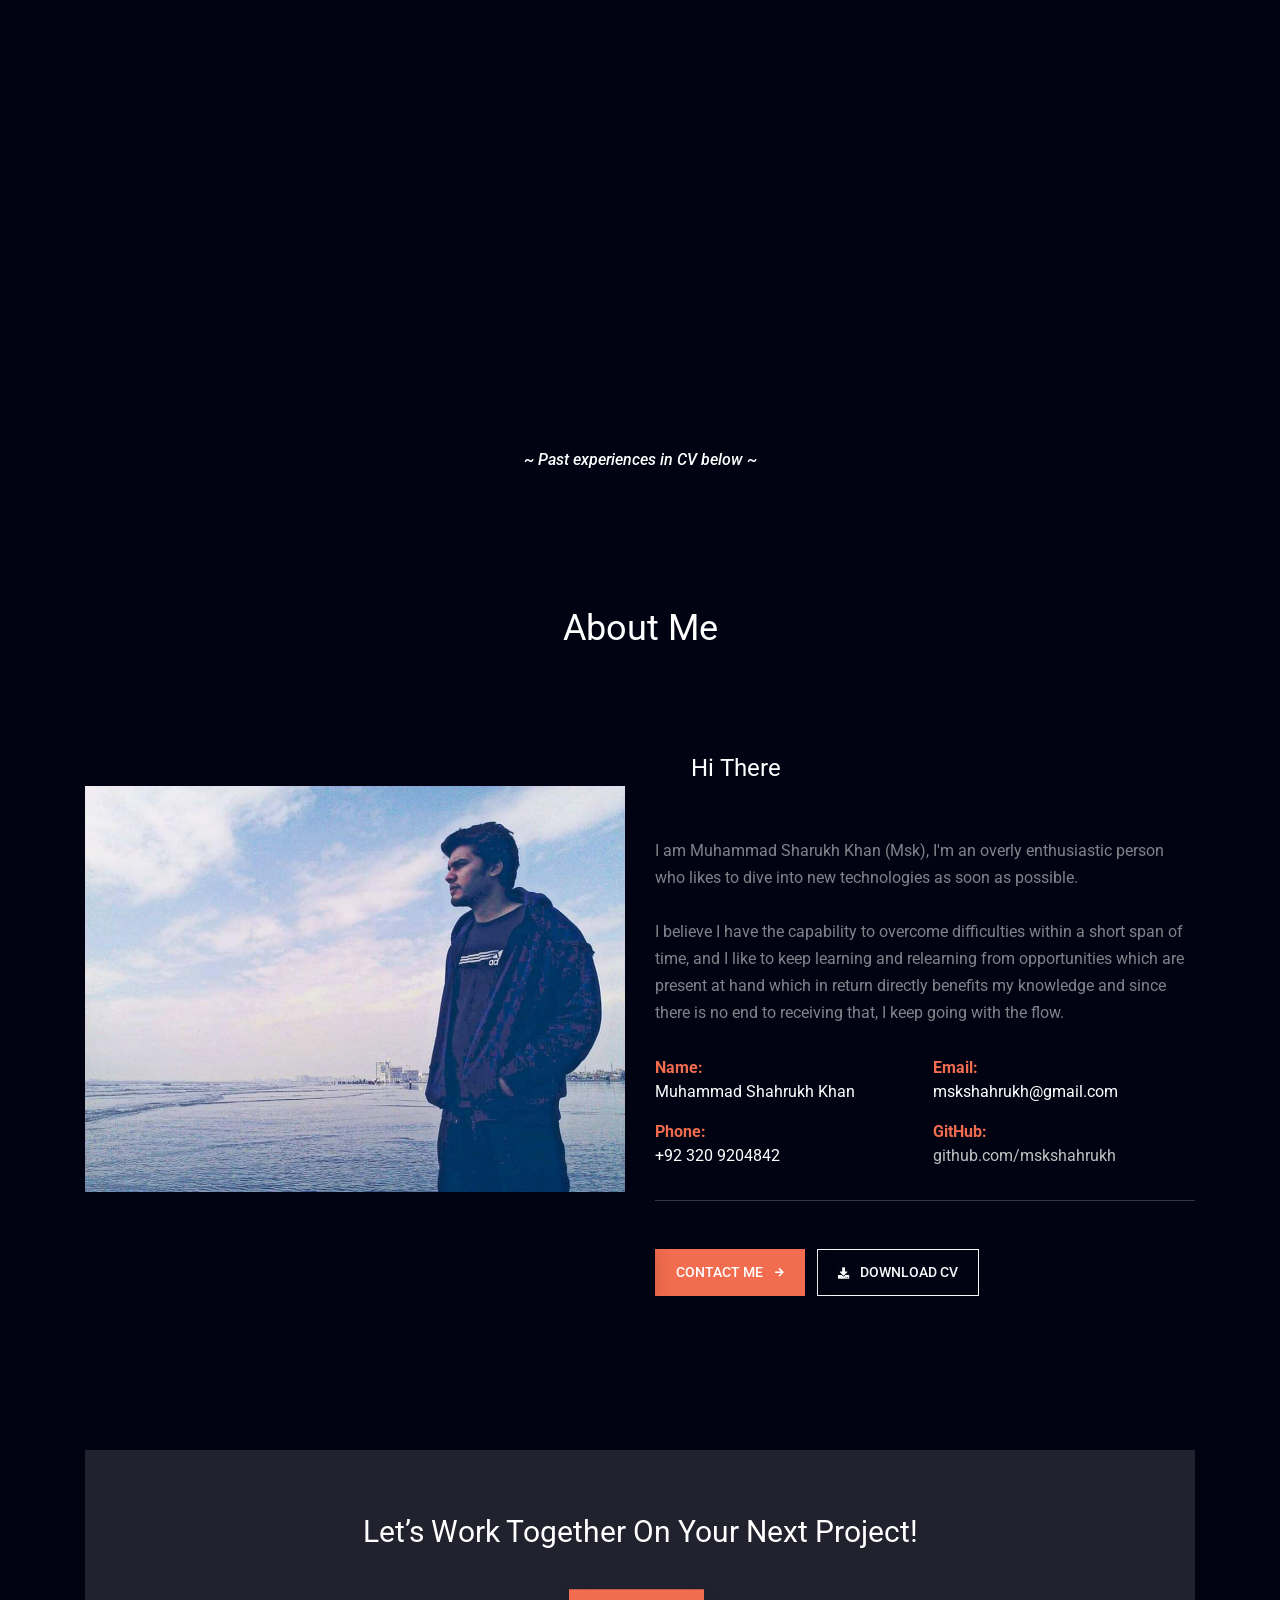
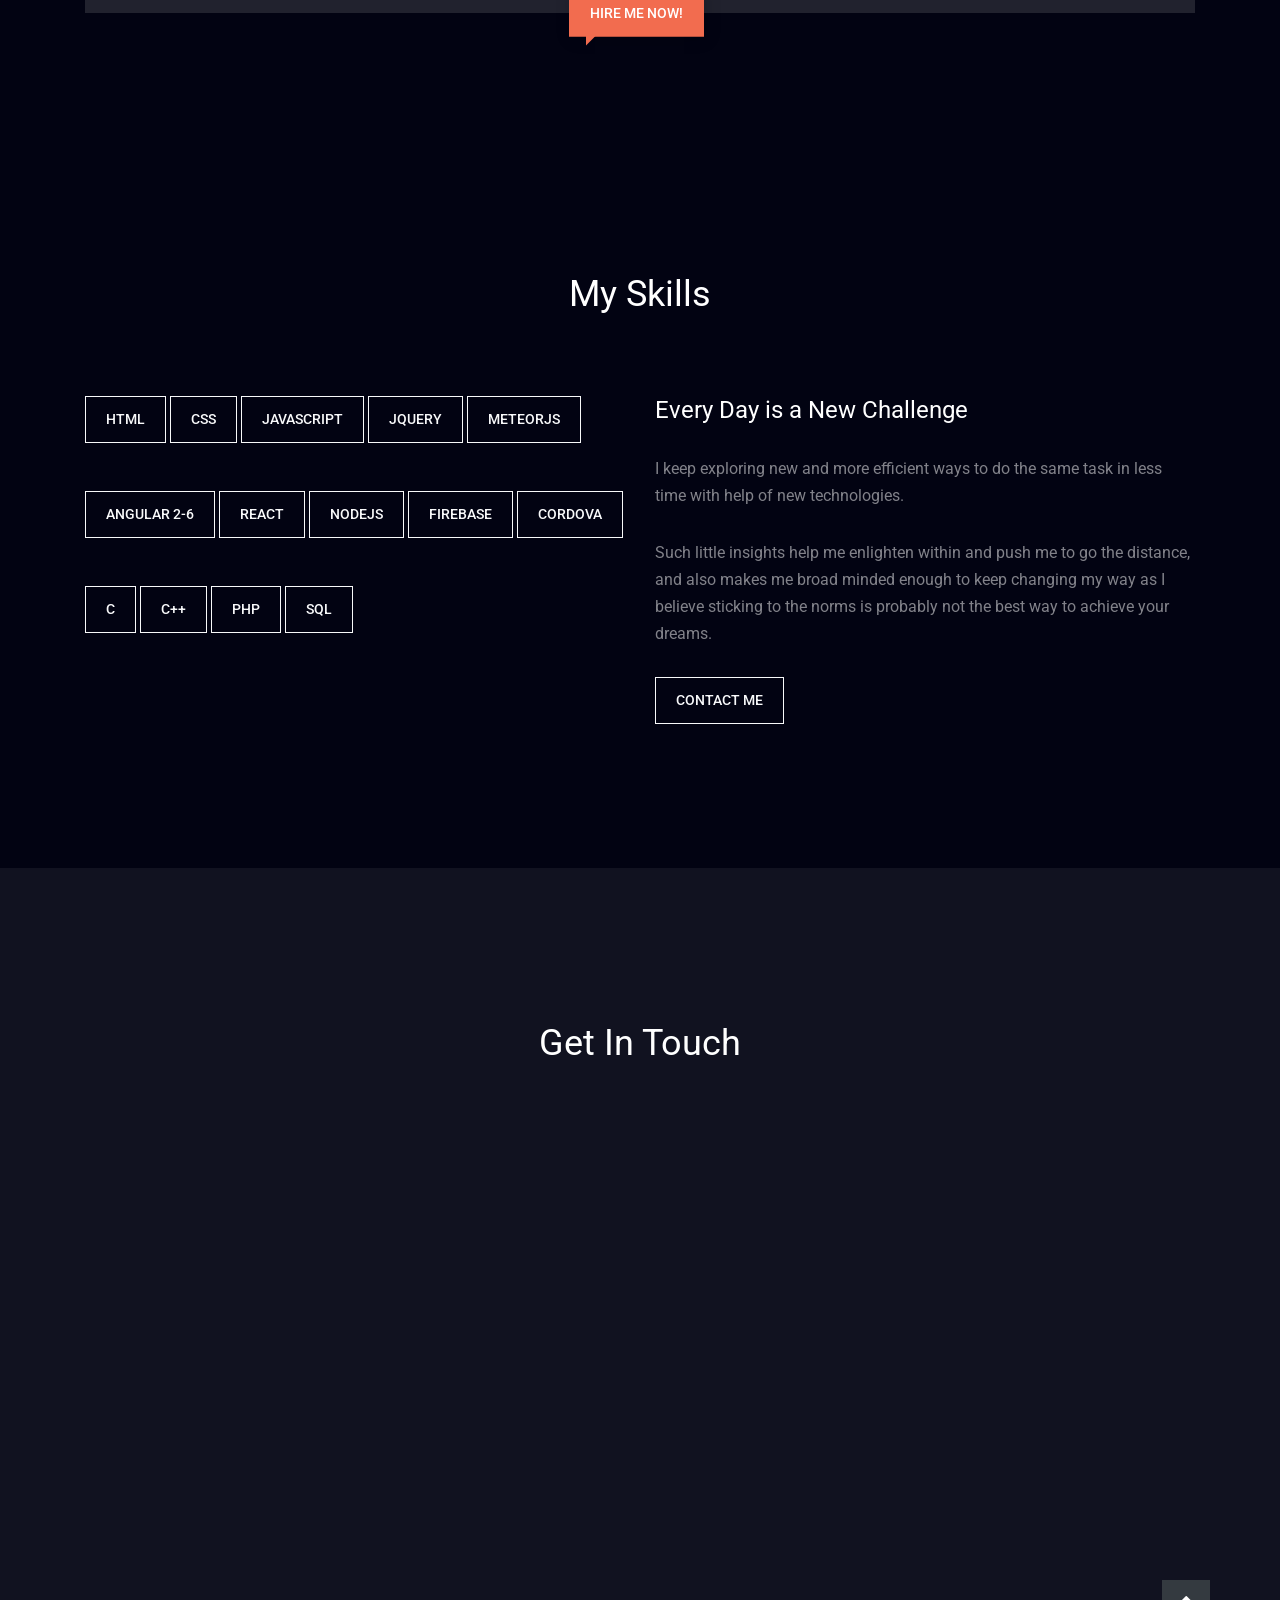
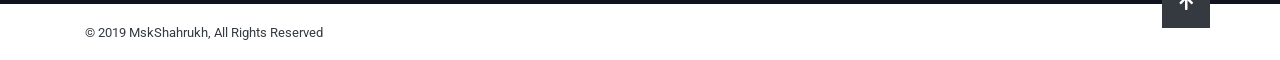
<file: index-old.html>
<!DOCTYPE html>
<html lang="en">
  <head>
    <meta charset="UTF-8" />
    <meta
      name="viewport"
      content="width=device-width, initial-scale=1, shrink-to-fit=no"
    />
    <meta name="author" content="ThemeStarz" />

    <link
      rel="stylesheet"
      href="https://fonts.googleapis.com/css?family=Roboto:400,500,700"
    />
    <link
      rel="stylesheet"
      href="assets/bootstrap/css/bootstrap.min.css"
      type="text/css"
    />
    <link
      rel="stylesheet"
      href="assets/font-awesome/css/fontawesome-all.min.css"
    />
    <link rel="stylesheet" href="assets/css/magnific-popup.css" />
    <link rel="stylesheet" href="assets/css/odometer-theme-default.css" />
    <link rel="stylesheet" href="assets/css/owl.carousel.min.css" />
    <link rel="stylesheet" href="assets/css/style.css" />
    <link rel="icon" type="image/png" href="./assets/img/favicon.png" />

    <title>MskShahrukh.</title>
  </head>
  <body data-spy="scroll" data-target=".navbar" class="has-loading-screen">
    <div class="ts-page-wrapper" id="page-top">
      <!--NAVIGATION ******************************************************************************************-->
      <nav class="navbar navbar-expand-lg navbar-light fixed-top bg-white">
        <div class="container">
          <a
            class="
              navbar-brand
              ts-push-down__50
              position-absolute
              ts-bottom__0
              bg-white
              pb-0
              ts-z-index__1
              ts-scroll
            "
            href="#page-top"
          >
            <img src="assets/img/logo.png" alt="" />
          </a>
          <!--end navbar-brand-->
          <button
            class="navbar-toggler"
            type="button"
            data-toggle="collapse"
            data-target="#navbarNavAltMarkup"
            aria-controls="navbarNavAltMarkup"
            aria-expanded="false"
            aria-label="Toggle navigation"
          >
            <span class="navbar-toggler-icon"></span>
          </button>
          <!--end navbar-toggler-->
          <div class="collapse navbar-collapse" id="navbarNavAltMarkup">
            <div class="navbar-nav d-block d-lg-flex ml-auto text-right">
              <a class="nav-item nav-link active ts-scroll" href="#page-top"
                >Home <span class="sr-only">(current)</span></a
              >
              <a class="nav-item nav-link ts-scroll" href="#my-services"
                >Experience</a
              >
              <a class="nav-item nav-link ts-scroll" href="#about-me"
                >About Me</a
              >
              <a class="nav-item nav-link ts-scroll" href="#my-skills"
                >Skills</a
              >
              <!-- <a class="nav-item nav-link ts-scroll" href="#portfolio">Portfolio</a> -->
              <!-- <a class="nav-item nav-link ts-scroll" href="#testimonials">Clients</a> -->
              <a class="nav-item nav-link ts-scroll mr-2" href="#contact"
                >Contact</a
              >
            </div>
            <!--end navbar-nav-->
          </div>
          <!--end collapse-->
        </div>
        <!--end container-->
      </nav>
      <!--end navbar-->
      <!--*********************************************************************************************************-->
      <!--************ HERO ***************************************************************************************-->
      <!--*********************************************************************************************************-->
      <div id="ts-hero" class="ts-animate-hero-items">
        <!--HERO CONTENT ****************************************************************************************-->
        <div class="container position-relative h-100 ts-align__vertical">
          <div class="row w-100">
            <div class="col-md-8">
              <!--SOCIAL ICONS-->
              <figure class="ts-social-icons mb-4">
                <a
                  href="https://www.facebook.com/mskShahrukh1"
                  target="_blank"
                  class="mr-3"
                >
                  <i class="fab fa-facebook"></i>
                </a>
                <a href="https://twitter.com/mskshahrukh" class="mr-3">
                  <i class="fab fa-twitter"></i>
                </a>

                <a href="https://www.instagram.com/msk.shahrukh/" class="mr-3">
                  <i class="fab fa-instagram"></i>
                </a>

                <a href="https://github.com/mskshahrukh" class="mr-3">
                  <i class="fab fa-github"></i>
                </a>
                <a href="https://api.whatsapp.com/send?phone=03209204842" class="mr-3">
                  <i class="fab fa-whatsapp"></i>
                </a>
              </figure>

              <!--TITLE -->
              <h1>I am... <br />
                <b>M</b>uhammad 
                <b>S</b>hahrukh 
                <b>K</b>han
              </h1>
              <h1 class="ts-bubble-border">
                <span class="ts-title-rotate">
                  <span class="active">Js Developer</span>
                  <span
                    >Angular, React,<br />
                    Vue, Node
                  </span>
                  <span>Creative Person</span>
                </span>
              </h1>
            </div>
            <!--end col-md-8-->
          </div>
          <!--end row-->
          <a
            href="#my-services"
            class="
              ts-btn-effect
              position-absolute
              ts-bottom__0
              ts-left__0
              ts-scroll
              ml-3
              mb-3
            "
          >
            <span class="ts-visible ts-circle__sm rounded-0 ts-bg-primary">
              <i class="fa fa-arrow-down text-white"></i>
            </span>
            <span class="ts-hidden ts-circle__sm rounded-0">
              <i class="fa fa-arrow-down text-white"></i>
            </span>
          </a>
        </div>
        <!--end container-->
        <!--END HERO CONTENT ************************************************************************************-->

        <!--HERO BACKGROUND *************************************************************************************-->
        <div class="ts-background">
          <div
            class="ts-background-image"
            data-bg-image="assets/img/bg-hero.jpg"
          ></div>
        </div>
        <!--END HERO BACKGROUND *********************************************************************************-->
      </div>
      <!--end #hero-->

      <!--*********************************************************************************************************-->
      <!--************ CONTENT ************************************************************************************-->
      <!--*********************************************************************************************************-->
      <main id="ts-content">
        <!--MY SERVICES ***********************************************************************************-->
        <section id="my-services" class="ts-block ts-xs-text-center pb-0">
          <div class="container">
            <div class="ts-title text-center">
              <h2>My Experience</h2>
            </div>
            <!--end ts-title-->
            <div class="row">
              <div class="col-sm-6 col-md-4 col-xl-4">
                <div class="ts-item" data-animate="ts-fadeInUp">
                  <div class="ts-item-content">
                    <div class="ts-item-header">
                      <figure class="icon">
                        <img
                          src="assets/img/coachhub_logo_sq.jpeg"
                          style="max-width: 80px; border-radius: 8px"
                          alt=""
                        />
                      </figure>
                      <!--end icon-->
                    </div>
                    <!--end ts-item-header-->
                    <div class="ts-item-body">
                      <h4>CoachHub</h4>
                      <p class="mb-0">
                        CoachHub is an international product based company with a vision of democratizing coaching.
                        <br /> <br />
                        The main driving force at CoachHub is to make Coaching globally accesible for everyone.
                      </p>
                    </div>
                    <!--end ts-item-body-->
                    <div class="ts-item-footer">
                      <a
                        href="#"
                        data-toggle="modal"
                        data-target="#modal-ch"
                        class="ts-link-arrow-effect"
                      >
                        <span>Read More</span>
                      </a>
                    </div>
                    <!--end ts-item-footer-->
                  </div>
                  <!--end ts-item-content-->
                </div>
                <!--end ts-item-->
              </div>
              <!--end col-xl-4-->
              <div class="col-sm-6 col-md-4 col-xl-4">
                <div class="ts-item" data-animate="ts-fadeInUp">
                  <div class="ts-item-content">
                    <div class="ts-item-header">
                      <figure class="icon">
                        <img
                          src="assets/img/optimyse.jpeg"
                          style="max-width: 80px; border-radius: 8px"
                          alt=""
                        />
                      </figure>
                      <!--end icon-->
                    </div>
                    <!--end ts-item-header-->
                    <div class="ts-item-body">
                      <h4>Optimyse</h4>
                      <p class="mb-0">
                        Optimyse is a full-stack software and product
                        development company with header quaters in Tallin,
                        Estonia.
                        It is a client centric and technology driven company
                        which plans to make huge advancements in the field of
                        Artificial Intelligence.
                      </p>
                    </div>
                    <!--end ts-item-body-->
                    <div class="ts-item-footer">
                      <a
                        href="#"
                        data-toggle="modal"
                        data-target="#modal"
                        class="ts-link-arrow-effect"
                      >
                        <span>Read More</span>
                      </a>
                    </div>
                    <!--end ts-item-footer-->
                  </div>
                  <!--end ts-item-content-->
                </div>
                <!--end ts-item-->
              </div>
              <!--end col-xl-4-->
              <div class="col-sm-6 col-md-4 col-xl-4">
                <div
                  class="ts-item"
                  data-animate="ts-fadeInUp"
                  data-delay=".1s"
                >
                  <div class="ts-item-content">
                    <div class="ts-item-header">
                      <figure class="icon">
                        <img
                          src="assets/img/cloudnosys.png"
                          style="max-width: 80px; border-radius: 8px"
                          alt=""
                        />
                      </figure>
                      <!--end icon-->
                    </div>
                    <!--end ts-item-header-->
                    <div class="ts-item-body">
                      <h4>Cloudnosys</h4>
                      <p class="mb-0">
                        Cloudnosys offers real time monitoring of your AWS
                        resources for security and compliance violations based
                        on over 150+ best practices, including industry leading
                        HIPAA, PCI, FISMA, NIST and Center for Internet Security
                        (CIS) AWS Foundations Benchmark.
                      </p>
                    </div>
                    <!--end ts-item-body-->
                    <div class="ts-item-footer">
                      <a
                        href="#"
                        data-toggle="modal"
                        data-target="#modal2"
                        class="ts-link-arrow-effect"
                      >
                        <span>Read More</span>
                      </a>
                    </div>
                    <!--end ts-item-footer-->
                  </div>
                  <!--end ts-item-content-->
                </div>
                <!--end ts-item-->
              </div>
              <!--end col-xl-4-->
              <div class="col-sm-6 col-md-4 col-xl-4">
                <div
                  class="ts-item"
                  data-animate="ts-fadeInUp"
                  data-delay=".2s"
                >
                  <div class="ts-item-content">
                    <div class="ts-item-header">
                      <figure class="icon">
                        <img
                          src="assets/img/trendmut.jpg"
                          style="max-width: 80px; border-radius: 8px"
                          alt=""
                        />
                      </figure>
                      <!--end icon-->
                    </div>
                    <!--end ts-item-header-->
                    <div class="ts-item-body">
                      <h4>TrendMut</h4>
                      <p class="mb-0">
                        Personal blogging startup.<br />
                        At TrendMut , you can find the interesting news about
                        all the exciting happenings in the world. We provide
                        news about the latest news and trends, on all every
                        topic imaginable.
                      </p>
                    </div>
                    <!--end ts-item-body-->
                    <div class="ts-item-footer">
                      <a
                        href="#"
                        data-toggle="modal"
                        data-target="#modal3"
                        class="ts-link-arrow-effect"
                      >
                        <span>Read More</span>
                      </a>
                    </div>
                    <!--end ts-item-footer-->
                  </div>
                  <!--end ts-item-content-->
                </div>
                <!--end ts-item-->
              </div>
              <!--end col-xl-4-->
              
            </div>
            <!--end row-->
            <h6 style="text-align: center">
              <i>
                ~ Past experiences in CV below ~                
              </i>
            </h6>
          </div>
          <!--end container-->
        </section>
        <!--END MY SERVICES *************************************************************************************-->

        <section id="about-me" class="ts-block pb-4">
          <div class="container">
            <div class="ts-title text-center">
              <h2>About Me</h2>
            </div>
            <!--end ts-title-->
            <div class="row ts-align__vertical">
              <div class="col-md-6">
                <img src="assets/img/mskbeach.jpg" alt="" class="mw-100 mb-5" />
              </div>
              <div class="col-md-6">
                <h4 class="ts-bubble-border">Hi There</h4>
                <p>
                  I am Muhammad Sharukh Khan (Msk), I'm an overly enthusiastic
                  person who likes to dive into new technologies as soon as
                  possible.
                  <br /><br />
                  I believe I have the capability to overcome difficulties
                  within a short span of time, and I like to keep learning and
                  relearning from opportunities which are present at hand which
                  in return directly benefits my knowledge and since there is no
                  end to receiving that, I keep going with the flow.
                </p>
                <dl class="ts-column-count-2">
                  <dt>Name:</dt>
                  <dd>Muhammad Shahrukh Khan</dd>
                  <dt>Phone:</dt>
                  <dd>+92 320 9204842</dd>
                  <dt>Email:</dt>
                  <dd>mskshahrukh@gmail.com</dd>
                  <dt>GitHub:</dt>
                  <dd>
                    <a
                      href="https://github.com/mskshahrukh"
                      style="color: silver"
                      target="_blank"
                    >
                      github.com/mskshahrukh
                    </a>
                  </dd>
                </dl>
                <hr class="ts-hr-light mb-5" />
                <a href="#contact" class="ts-btn-effect mr-2">
                  <span class="ts-visible btn btn-primary ts-btn-arrow"
                    >Contact Me</span
                  >
                  <span
                    class="ts-hidden btn btn-primary ts-btn-arrow"
                    data-bg-color="#d44729"
                    >Contact Me</span
                  >
                </a>
                <!--<a href="#contact" class="btn btn-primary ts-btn-arrow mr-2">Contact Me</a>-->
                <!--<a href="#contact" class="btn btn-outline-light ts-btn-border-light">-->
                <!--<i class="fa fa-download small mr-2"></i>-->
                <!--Download CV-->
                <!--</a>-->
                <a
                  href="./assets/CV - Muhammad Shahrukh Khan.pdf"
                  class="ts-btn-effect mr-2"
                  target="_blank"
                  download
                >
                  <span class="ts-visible btn btn-outline-light">
                    <i class="fa fa-download small mr-2"></i>
                    Download CV
                  </span>
                  <span class="ts-hidden btn btn-light bg-white">
                    <i class="fa fa-download small mr-2"></i>
                    Download CV
                  </span>
                </a>
              </div>
            </div>
            <!--end row-->
          </div>
        </section>

        <section class="ts-block">
          <div class="container">
            <div class="text-center px-5 pt-5 position-relative">
              <h3 class="my-3">Let’s Work Together On Your Next Project!</h3>
              <a
                href="#contact"
                class="btn btn-primary mr-2 ts-push-down__50 ts-has-talk-arrow"
                >Hire Me Now!</a
              >
              <div
                class="ts-background ts-opacity__20"
                data-bg-image="assets/img/bg-keyboard.jpg"
              ></div>
            </div>
          </div>
        </section>

        <section id="my-skills" class="ts-block pb-5">
          <div class="container">
            <div class="ts-title text-center">
              <h2>My Skills</h2>
            </div>
            <!--end ts-title-->
            <div class="row">
              <div class="col-md-6">
                <div class="btn btn-outline-light mb-5">HTML</div>
                <div class="btn btn-outline-light mb-5">CSS</div>
                <div class="btn btn-outline-light mb-5">JavaScript</div>
                <div class="btn btn-outline-light mb-5">JQuery</div>
                <div class="btn btn-outline-light mb-5">MeteorJs</div>
                <div class="btn btn-outline-light mb-5">Angular 2-6</div>
                <div class="btn btn-outline-light mb-5">React</div>
                <div class="btn btn-outline-light mb-5">NodeJs</div>
                <div class="btn btn-outline-light mb-5">FireBase</div>
                <div class="btn btn-outline-light mb-5">Cordova</div>
                <div class="btn btn-outline-light mb-5">C</div>
                <div class="btn btn-outline-light mb-5">C++</div>
                <div class="btn btn-outline-light mb-5">Php</div>
                <div class="btn btn-outline-light mb-5">SQL</div>

                <!--      
                            <div class="progress" data-progress-width="85%">
                                <h5 class="ts-progress-title">Web development</h5>
                                <figure class="ts-progress-value"></figure>
                                <div class="progress-bar" role="progressbar" aria-valuenow="0" aria-valuemin="0" aria-valuemax="100"></div>
                            </div>
                            
                            <div class="progress" data-progress-width="80%">
                                <h5 class="ts-progress-title">Web design</h5>
                                <figure class="ts-progress-value"></figure>
                                <div class="progress-bar" role="progressbar" aria-valuenow="0" aria-valuemin="0" aria-valuemax="100"></div>
                            </div>
                            
                            <div class="progress" data-progress-width="75%">
                                <h5 class="ts-progress-title">Angular</h5>
                                <figure class="ts-progress-value"></figure>
                                <div class="progress-bar" role="progressbar" aria-valuenow="0" aria-valuemin="0" aria-valuemax="100"></div>
                            </div>
                            
                            
                            <div class="progress" data-progress-width="65%">
                                <h5 class="ts-progress-title">React</h5>
                                <figure class="ts-progress-value"></figure>
                                <div class="progress-bar" role="progressbar" aria-valuenow="0" aria-valuemin="0" aria-valuemax="100"></div>
                            </div>
                            
                            <div class="progress" data-progress-width="70%">
                                <h5 class="ts-progress-title">NodeJs</h5>
                                <figure class="ts-progress-value"></figure>
                                <div class="progress-bar" role="progressbar" aria-valuenow="0" aria-valuemin="0" aria-valuemax="100"></div>
                            </div>
                            
                                
                             -->
              </div>
              <!--end col-md-6-->

              <div class="col-md-6">
                <h4>Every Day is a New Challenge</h4>
                <p>
                  I keep exploring new and more efficient ways to do the same
                  task in less time with help of new technologies.
                </p>
                <p>
                  Such little insights help me enlighten within and push me to
                  go the distance, and also makes me broad minded enough to keep
                  changing my way as I believe sticking to the norms is probably
                  not the best way to achieve your dreams.
                </p>
                <a href="#contact" class="btn btn-outline-light mb-5"
                  >Contact Me</a
                >
              </div>
              <!--end col-md-6-->
            </div>
            <!--end row-->
          </div>
          <!--end container-->
        </section>
      </main>
      <!--end #content-->

      <!--*********************************************************************************************************-->
      <!--************ FOOTER *************************************************************************************-->
      <!--*********************************************************************************************************-->
      <footer id="ts-footer" class="mt-5">
        <section
          id="contact"
          class="ts-block ts-separate-bg-element"
          data-bg-image="assets/img/bg-man-wall.jpg"
          data-bg-image-opacity=".1"
        >
          <div class="container">
            <div class="ts-title text-center">
              <h2 class="ts-bubble-border">Get In Touch</h2>
            </div>
            <div class="row ts-xs-text-center">
              <div
                class="col-sm-6 col-md-3 mb-4"
                data-animate="ts-fadeInUp"
                data-delay=".1s"
              >
                <!-- <img src="assets/img/icon-phone-02.png" class="mb-4" alt=""> -->

                <a href="https://github.com/mskshahrukh" target="_blank">
                  <span
                    class="
                      ts-circle__xs
                      border border-white
                      ts-border-light
                      mr-4
                    "
                  >
                    <i class="fab fa-github"></i>
                  </span>
                  <h5>GitHub</h5>
                  <div class="ts-opacity__50">
                    <figure class="mb-0">mskshahrukh</figure>
                    <!-- <figure>+1 781-254-8437</figure> -->
                  </div>
                </a>
                <!--end ts-opacity__50-->
              </div>
              <!--end col-md-3-->
              <div
                class="col-sm-6 col-md-3 mb-4"
                data-animate="ts-fadeInUp"
                data-delay=".1s"
              >
                <a href="tel:+923209204842">
                  <!-- <img src="assets/img/icon-phone-02.png" class="mb-4" alt=""> -->
                  <span
                    class="
                      ts-circle__xs
                      border border-white
                      ts-border-light
                      mr-4
                    "
                  >
                    <i class="fas fa-phone"></i>
                  </span>
                  <h5>Phone</h5>
                  <div class="ts-opacity__50">
                    <figure class="mb-0">+92 320 9204842</figure>
                    <!-- <figure>+1 781-254-8437</figure> -->
                  </div>
                </a>
                <!--end ts-opacity__50-->
              </div>
              <!--end col-md-3-->
              <div
                class="col-sm-6 col-md-3 mb-4"
                data-animate="ts-fadeInUp"
                data-delay=".2s"
              >
                <a href="mailto:mskshahrukh@gmail.com">
                  <!-- <img src="assets/img/icon-envelope.png" class="mb-4" alt=""> -->
                  <span
                    class="
                      ts-circle__xs
                      border border-white
                      ts-border-light
                      mr-4
                    "
                  >
                    <i class="fas fa-at"></i>
                  </span>
                  <h5>Email</h5>
                  <div class="ts-opacity__50">
                    <figure class="mb-0">mskshahrukh@gmail.com</figure>
                    <!-- <figure>support@example.com</figure> -->
                  </div>
                </a>
                <!--end ts-opacity__50-->
              </div>
              <!--end col-md-3-->
              <div
                class="col-sm-6 col-md-3 mb-4"
                data-animate="ts-fadeInUp"
                data-delay=".3s"
              >
                <a href="https://m.me/mskShahrukh1" target="_blank">
                  <!-- <img src="assets/img/icon-talk-bubble.png" class="mb-4" alt=""> -->
                  <span
                    class="
                      ts-circle__xs
                      border border-white
                      ts-border-light
                      mr-4
                    "
                  >
                    <i class="fab fa-facebook-messenger"></i>
                  </span>
                  <h5>Facebook Chat</h5>
                  <div class="ts-opacity__50">
                    <figure>me.mskshahrukh1</figure>
                  </div>
                  <!--end ts-opacity__50-->
                </a>
              </div>

              <div
                class="col-sm-6 col-md-3 mb-4"
                data-animate="ts-fadeInUp"
                data-delay=".3s"
              >
                <a href="https://twitter.com/mskshahrukh" target="_blank">
                  <!-- <img src="assets/img/icon-talk-bubble.png" class="mb-4" alt=""> -->
                  <span
                    class="
                      ts-circle__xs
                      border border-white
                      ts-border-light
                      mr-4
                    "
                  >
                    <i class="fab fa-twitter"></i>
                  </span>
                  <h5>Twitter</h5>
                  <div class="ts-opacity__50">
                    <figure>mskshahrukh</figure>
                  </div>
                  <!--end ts-opacity__50-->
                </a>
              </div>
              <div
                class="col-sm-6 col-md-3 mb-4"
                data-animate="ts-fadeInUp"
                data-delay=".3s"
              >
                <a
                  href="https://www.instagram.com/msk.shahrukh/"
                  target="_blank"
                >
                  <!-- <img src="assets/img/icon-talk-bubble.png" class="mb-4" alt=""> -->
                  <span
                    class="
                      ts-circle__xs
                      border border-white
                      ts-border-light
                      mr-4
                    "
                  >
                    <i class="fab fa-instagram"></i>
                  </span>
                  <h5>Instagram</h5>
                  <div class="ts-opacity__50">
                    <figure>msk.shahrukh</figure>
                  </div>
                  <!--end ts-opacity__50-->
                </a>
              </div>
              <!--end col-md-3-->
            </div>
            <!--end row-->

            <!-- <div class="pt-5" id="contact-link">
              <div class="row">
                <div class="col-md-4">
                  <h3>Let’s Connect</h3>
                  <div class="ts-column-count-sm-2">
                    <a
                      href="https://www.facebook.com/mskShahrukh1"
                      target="_blank"
                      class="mb-3 d-flex text-white ts-align__vertical"
                    >
                      <span
                        class="
                          ts-circle__xs
                          border border-white
                          ts-border-light
                          mr-4
                        "
                      >
                        <i class="fab fa-facebook-f"></i>
                      </span>
                      <span>Facebook</span>
                    </a>
                    <a
                      href="https://twitter.com/mskshahrukh"
                      target="_blank"
                      class="mb-3 d-flex text-white ts-align__vertical"
                    >
                      <span
                        class="
                          ts-circle__xs
                          border border-white
                          ts-border-light
                          mr-4
                        "
                      >
                        <i class="fab fa-twitter"></i>
                      </span>
                      <span>Twitter</span>
                    </a>
                    <a
                      href="https://www.instagram.com/msk.shahrukh/"
                      target="_blank"
                      class="mb-3 d-flex text-white ts-align__vertical"
                    >
                      <span
                        class="
                          ts-circle__xs
                          border border-white
                          ts-border-light
                          mr-4
                        "
                      >
                        <i class="fab fa-instagram"></i>
                      </span>
                      <span>Instagram</span>
                    </a>
                    <a
                      href="https://github.com/mskshahrukh"
                      target="_blank"
                      class="mb-3 d-flex text-white ts-align__vertical"
                    >
                      <span
                        class="
                          ts-circle__xs
                          border border-white
                          ts-border-light
                          mr-4
                        "
                      >
                        <i class="fab fa-github"></i>
                      </span>
                      <span>Github</span>
                    </a>
                  </div>
                </div>
                <div class="col-md-8">
                  <h3>Send Me a Message</h3>
                  <form
                    id="form-contact"
                    method="post"
                    class="clearfix ts-form ts-form-email"
                    data-php-path="assets/php/email.php"
                  >
                    <div class="row">
                      <div class="col-md-6 col-sm-6">
                        <div class="form-group">
                          <label for="form-contact-name">Name *</label>
                          <input
                            type="text"
                            class="form-control"
                            id="form-contact-name"
                            name="name"
                            placeholder="Name"
                            required
                          />
                        </div>
                      </div>
                      <div class="col-md-6 col-sm-6">
                        <div class="form-group">
                          <label for="form-contact-email">Email *</label>
                          <input
                            type="email"
                            class="form-control"
                            id="form-contact-email"
                            name="email"
                            placeholder="Email"
                            required
                          />
                        </div>
                      </div>
                    </div>
                    <div class="form-group">
                      <label for="form-contact-subject">Subject *</label>
                      <input
                        type="email"
                        class="form-control"
                        id="form-contact-subject"
                        name="subject"
                        placeholder="Subject"
                        required
                      />
                    </div>
                    <div class="row">
                      <div class="col-md-12">
                        <div class="form-group">
                          <label for="form-contact-message">Message *</label>
                          <textarea
                            class="form-control"
                            id="form-contact-message"
                            rows="5"
                            name="message"
                            placeholder="Message"
                            required
                          ></textarea>
                        </div>
                      </div>
                    </div>
                    <div class="form-group clearfix">
                      <button
                        type="submit"
                        class="btn btn-primary float-right ts-btn-arrow"
                        id="form-contact-submit"
                      >
                        Send a Message
                      </button>
                    </div>
                    <div class="form-contact-status"></div>
                  </form>
                </div>
              </div>
            </div> -->
          </div>
        </section>
        <!--end #contact-->

        <div class="text-dark bg-white">
          <div class="container py-3 position-relative">
            <small>© 2019 MskShahrukh, All Rights Reserved</small>
            <a
              href="#page-top"
              class="
                ts-circle__xs
                rounded-0
                bg-dark
                position-absolute
                ts-right__0
                ts-top__0
                ts-push-up__50
                ts-scroll
              "
            >
              <i class="fa fa-arrow-up text-white"></i>
            </a>
          </div>
        </div>
      </footer>
      <!--end #footer-->
    </div>
    <!--end page-->

    <!-- Modal -->
    <div
      class="modal fade text-dark"
      id="modal"
      tabindex="-1"
      role="dialog"
      aria-labelledby="modal"
      aria-hidden="true"
    >
      <div class="modal-dialog modal-dialog-centered modal-lg" role="document">
        <div class="modal-content border-0 rounded-0">
          <div class="modal-header bg-light px-5 pt-0 pb-5">
            <div class="ts-title mb-0">
              <figure class="ts-circle__md bg-dark rounded-0">
                <!-- <img src="assets/img/icon-brushes.png" alt=""> -->
                <img
                  src="assets/img/optimyse.jpeg"
                  style="max-width: 80px"
                  alt=""
                />
              </figure>
              <h4 class="mb-0">Optimyse</h4>
            </div>

            <button
              type="button"
              class="close position-absolute ts-top__0 ts-right__0 m-2"
              data-dismiss="modal"
              aria-label="Close"
            >
              <span aria-hidden="true" class="text-secondary">&times;</span>
            </button>
          </div>
          <div class="modal-body p-5">
            <!-- <h5 class="mb-4">About the Company</h5> -->
            <div class="owl-carousel" data-owl-dots="1">
              <div class="slide">
                <div class="container-fluid">
                  <div class="row">
                    <div class="col-md-4">
                      <img src="assets/img/optimyse-blue-logo.png" style="padding: 10px;" alt="" />
                    </div>
                    <div class="col-md-8">
                      <h4 class="mb-3">Tribe & team Lead <br /> + Associate architect at Optimyse</h4>
                      <h6>(August 2018 - December 2021)</h6>
                      <hr />
                      <p>
                        Optimyse is an amazing place for professionals as
                        well as raw talent.
                        <br />
                        <br />
                        I came here knowing AngularJs , MeteorJs and few other
                        JavaScript technologies but in a very short amount of
                        time got to learn React along with Redux and GraphQL
                        (Apollo Client). <br />
                        These are the technologies which I mostly worked on at
                        Optimyse. <br />
                        <br />
                        The company offers amazing learning opportunities for
                        new comers in a calm and cool workplace enviornment.
                      </p>
                      <a
                        href="https://optimyse.com/"
                        target="_blank"
                        class="mb-4 text-dark d-block"
                      >
                        <i class="fa fa-globe ts-opacity__50 mr-2"></i>
                        www.optimyse.com
                      </a>
                      <hr />
                      <h6>My Designations</h6>
                      <ul class="list-unstyled ts-opacity__50">
                        <li>- Associate Architect</li>
                        <li>- Tribe & Team Lead</li>
                        <li>- Senior Software Engineer</li>
                      </ul>
                      <hr />
                      <h6>My Responsibilities Include</h6>
                      <ul class="list-unstyled ts-opacity__50">
                        <li>- Front-end Development ( Angular, React, Vue )</li>
                        <li>- Back-end Development ( NodeJs )</li>
                        <li>- Setting up client & server side of Applications</li>
                        <li>- Designing infrastructure of apps from ground up</li>
                        <li>
                          - Planning & developing key functionalities of assigned project
                        </li>
                        <li>
                          - Delivering high quality product in short timespan
                        </li>
                      </ul>
                    </div>
                    <!--end col-md-8-->
                  </div>
                  <!--end row-->
                </div>
                <!--end container-fluid-->
              </div>
              <!--end slide-->

              <!--end slide-->
            </div>
            <!--end owl-carousel-->
          </div>
          <!--end modal-body-->
        </div>
        <!--end modal-content-->
      </div>
      <!--end modal-dialog-->
    </div>
    <!--end modal-->
    <!-- Modal -->
    <div
    class="modal fade text-dark"
    id="modal-ch"
    tabindex="-1"
    role="dialog"
    aria-labelledby="modal"
    aria-hidden="true"
  >
    <div class="modal-dialog modal-dialog-centered modal-lg" role="document">
      <div class="modal-content border-0 rounded-0">
        <div class="modal-header bg-light px-5 pt-0 pb-5">
          <div class="ts-title mb-0">
            <figure class="ts-circle__md bg-dark rounded-0">
              <!-- <img src="assets/img/icon-brushes.png" alt=""> -->
              <img
                src="assets/img/coachhub_logo_sq.jpeg"
                style="max-width: 80px"
                alt=""
              />
            </figure>
            <h4 class="mb-0">CoachHub</h4>
          </div>

          <button
            type="button"
            class="close position-absolute ts-top__0 ts-right__0 m-2"
            data-dismiss="modal"
            aria-label="Close"
          >
            <span aria-hidden="true" class="text-secondary">&times;</span>
          </button>
        </div>
        <div class="modal-body p-5">
          <!-- <h5 class="mb-4">About the Company</h5> -->
          <div class="owl-carousel" data-owl-dots="1">
            <div class="slide">
              <div class="container-fluid">
                <div class="row">
                  <div class="col-md-4">
                    <img src="assets/img/CoachHub-Logo-Positive.png" style="padding: 10px;" alt="" />
                  </div>
                  <div class="col-md-8">
                    <h4 class="mb-3">Full Stack Engineer</h4>
                    <h6>(Jan 2022 - Present)</h6>
                    <hr />
                    <p>
                      CoachHub is a global Coaching platform with head quaters in Berlin, Germany.
                      <br />
                      <br />
                      Joined as a remote developer with path to relocation to Berlin, <br />
                      Currently working with a team spread accross the world. <br />
                      <br />
                      The company offers diversity, great learning  oppurtunities, and career building paths.
                    </p>
                    <a
                      href="https://www.coachhub.com/"
                      target="_blank"
                      class="mb-4 text-dark d-block"
                    >
                      <i class="fa fa-globe ts-opacity__50 mr-2"></i>
                      www.coachhub.com
                    </a>
                    <hr />
                    <h6>My Designations</h6>
                    <ul class="list-unstyled ts-opacity__50">
                      <li>- Full Stack Engineer</li>
                    </ul>
                    <hr />
                    <h6>My Responsibilities Include</h6>
                    <ul class="list-unstyled ts-opacity__50">
                      <li>- Front-end Development ( React Native )</li>
                      <li>- Back-end Development ( NodeJs, NestJs )</li>
                      <li>- Designing & implemeting features of app</li>
                      <li>- Writing unit and e2e tests</li>
                      <!-- <li>
                        - Planning & developing key functionalities of assigned project
                      </li>
                      <li>
                        - Delivering high quality product in short timespan
                      </li> -->
                    </ul>
                  </div>
                  <!--end col-md-8-->
                </div>
                <!--end row-->
              </div>
              <!--end container-fluid-->
            </div>
            <!--end slide-->

            <!--end slide-->
          </div>
          <!--end owl-carousel-->
        </div>
        <!--end modal-body-->
      </div>
      <!--end modal-content-->
    </div>
    <!--end modal-dialog-->
  </div>
  <!--end modal-->

    <!-- Modal -->
    <div
      class="modal fade text-dark"
      id="modal2"
      tabindex="-1"
      role="dialog"
      aria-labelledby="modal2"
      aria-hidden="true"
    >
      <div class="modal-dialog modal-dialog-centered modal-lg" role="document">
        <div class="modal-content border-0 rounded-0">
          <div class="modal-header bg-light px-5 pt-0 pb-5">
            <div class="ts-title mb-0">
              <figure class="ts-circle__md bg-dark rounded-0">
                <!-- <img src="assets/img/icon-brushes.png" alt=""> -->
                <img
                  src="assets/img/cloudnosys.png"
                  style="max-width: 80px"
                  alt=""
                />
              </figure>
              <h4 class="mb-0">Cloudnosys</h4>
            </div>

            <button
              type="button"
              class="close position-absolute ts-top__0 ts-right__0 m-2"
              data-dismiss="modal"
              aria-label="Close"
            >
              <span aria-hidden="true" class="text-secondary">&times;</span>
            </button>
          </div>
          <div class="modal-body p-5">
            <!-- <h5 class="mb-4">About the Company</h5> -->
            <div class="owl-carousel" data-owl-dots="1">
              <!--end slide-->
              <div class="slide">
                <div class="container-fluid">
                  <div class="row">
                    <div class="col-md-4">
                      <img src="assets/img/cloudnosys.png" alt="" />
                    </div>
                    <div class="col-md-8">
                      <h4 class="mb-3">JavaScript Developer at Cloudnosys</h4>
                      <h6>(May 2018 - August 2018)</h6>
                      <hr />
                      <p>
                        Worked on Meteor.js and Angular 6 at Cloudnosys.
                        <br />
                        <br />
                        Cloudnosys is a product driven company which offers a
                        soluction for benchmarking your AWS integration
                        strategies. <br />
                        And make sures that your AWS setup follows the industry
                        guidlines. <br />
                        <br />
                        Worked on their console through which all of this is
                        handled. <br />
                        Worked on both front and backend.
                      </p>
                      <a
                        href="https://www.cloudnosys.com/"
                        target="_blank"
                        class="mb-4 text-dark d-block"
                      >
                        <i class="fa fa-globe ts-opacity__50 mr-2"></i>
                        www.cloudnosys.com
                      </a>
                      <hr />
                      <h6>My Designation Was</h6>
                      <ul class="list-unstyled ts-opacity__50">
                        <li>- JavaScript Developer</li>
                      </ul>
                      <hr />
                      <h6>My Responsibilities Included</h6>
                      <ul class="list-unstyled ts-opacity__50">
                        <li>- Front End Development ( Angular 6, MeteorJs )</li>
                        <li>- Back End Development ( NodeJs )</li>
                        <li>- AWS SDK integration</li>
                        <li>- Making AWS automated signatures</li>
                        <li>- Lambda functions</li>
                      </ul>
                    </div>
                  </div>
                </div>
              </div>
              <!--end slide-->
            </div>
            <!--end owl-carousel-->
          </div>
          <!--end modal-body-->
        </div>
        <!--end modal-content-->
      </div>
      <!--end modal-dialog-->
    </div>
    <!--end modal-->

    <!-- Modal  Trendmut -->
    <div
      class="modal fade text-dark"
      id="modal3"
      tabindex="-1"
      role="dialog"
      aria-labelledby="modal3"
      aria-hidden="true"
    >
      <div class="modal-dialog modal-dialog-centered modal-lg" role="document">
        <div class="modal-content border-0 rounded-0">
          <div class="modal-header bg-light px-5 pt-0 pb-5">
            <div class="ts-title mb-0">
              <figure class="ts-circle__md bg-dark rounded-0">
                <!-- <img src="assets/img/icon-brushes.png" alt=""> -->
                <img
                  src="assets/img/trendmut.jpg"
                  style="max-width: 80px"
                  alt=""
                />
              </figure>
              <h4 class="mb-0">Trendmut</h4>
            </div>

            <button
              type="button"
              class="close position-absolute ts-top__0 ts-right__0 m-2"
              data-dismiss="modal"
              aria-label="Close"
            >
              <span aria-hidden="true" class="text-secondary">&times;</span>
            </button>
          </div>
          <div class="modal-body p-5">
            <!-- <h5 class="mb-4">About the Company</h5> -->
            <div class="owl-carousel" data-owl-dots="1">
              <!--end slide-->
              <div class="slide">
                <div class="container-fluid">
                  <div class="row">
                    <div class="col-md-4">
                      <img src="assets/img/trendmut-cover.jpg" alt="" />
                    </div>
                    <div class="col-md-8">
                      <h4 class="mb-3">Co-Founder at TrendMut</h4>
                      <h6>(January 2018 - Currently)</h6>
                      <hr />
                      <p>
                        Blogging startup.
                        <br />
                        <br />TrendMut is a personal venture, blogging startup
                        with active Google Analytics, AdSense, SEO, AMP and
                        Amazon affiliate marketing. <br />
                        Currently have a small team of content writers and a
                        partner who is an SEO expert. <br />
                        <br />
                        Started from scratch with this venture and slowly yet
                        surely things are shaping up.
                      </p>
                      <a
                        href="https://www.trendmut.com/"
                        target="_blank"
                        class="mb-4 text-dark d-block"
                      >
                        <i class="fa fa-globe ts-opacity__50 mr-2"></i>
                        www.trendmut.com
                      </a>
                      <hr />
                      <h6>My Designation</h6>
                      <ul class="list-unstyled ts-opacity__50">
                        <li>- Co-Founder , Technical lead</li>
                      </ul>
                      <hr />
                      <h6>My Responsibilities</h6>
                      <ul class="list-unstyled ts-opacity__50">
                        <li>- Front End Development</li>
                        <li>- Back End Development</li>
                        <li>- Amazon affiliate integration</li>
                        <li>- Site Maintenace and update</li>
                        <li>- Managing people and resources</li>
                      </ul>
                    </div>
                  </div>
                </div>
              </div>
              <!--end slide-->
            </div>
            <!--end owl-carousel-->
          </div>
          <!--end modal-body-->
        </div>
        <!--end modal-content-->
      </div>
      <!--end modal-dialog-->
    </div>
    <!--end modal-->

    <script src="assets/js/custom.hero.js"></script>
    <script src="assets/js/jquery-3.3.1.min.js"></script>
    <script src="assets/js/popper.min.js"></script>
    <script src="assets/bootstrap/js/bootstrap.min.js"></script>
    <script src="assets/js/imagesloaded.pkgd.min.js"></script>
    <script src="assets/js/isInViewport.jquery.js"></script>
    <script src="assets/js/jquery.magnific-popup.min.js"></script>
    <script src="assets/js/scrolla.jquery.min.js"></script>
    <script src="assets/js/jquery.validate.min.js"></script>
    <script src="assets/js/jquery-validate.bootstrap-tooltip.min.js"></script>
    <script src="assets/js/odometer.min.js"></script>
    <script src="assets/js/owl.carousel.min.js"></script>
    <script src="assets/js/custom.js"></script>
  </body>
</html>
</file>
<file: assets/css/odometer-theme-default.css>
.odometer.odometer-auto-theme, .odometer.odometer-theme-default {
  display: inline-block;
  vertical-align: middle;
  *vertical-align: auto;
  *zoom: 1;
  *display: inline;
  position: relative;
}
.odometer.odometer-auto-theme .odometer-digit, .odometer.odometer-theme-default .odometer-digit {
  display: inline-block;
  vertical-align: middle;
  *vertical-align: auto;
  *zoom: 1;
  *display: inline;
  position: relative;
}
.odometer.odometer-auto-theme .odometer-digit .odometer-digit-spacer, .odometer.odometer-theme-default .odometer-digit .odometer-digit-spacer {
  display: inline-block;
  vertical-align: middle;
  *vertical-align: auto;
  *zoom: 1;
  *display: inline;
  visibility: hidden;
}
.odometer.odometer-auto-theme .odometer-digit .odometer-digit-inner, .odometer.odometer-theme-default .odometer-digit .odometer-digit-inner {
  text-align: left;
  display: block;
  position: absolute;
  top: 0;
  left: 0;
  right: 0;
  bottom: 0;
  overflow: hidden;
}
.odometer.odometer-auto-theme .odometer-digit .odometer-ribbon, .odometer.odometer-theme-default .odometer-digit .odometer-ribbon {
  display: block;
}
.odometer.odometer-auto-theme .odometer-digit .odometer-ribbon-inner, .odometer.odometer-theme-default .odometer-digit .odometer-ribbon-inner {
  display: block;
  -webkit-backface-visibility: hidden;
}
.odometer.odometer-auto-theme .odometer-digit .odometer-value, .odometer.odometer-theme-default .odometer-digit .odometer-value {
  display: block;
  -webkit-transform: translateZ(0);
}
.odometer.odometer-auto-theme .odometer-digit .odometer-value.odometer-last-value, .odometer.odometer-theme-default .odometer-digit .odometer-value.odometer-last-value {
  position: absolute;
}
.odometer.odometer-auto-theme.odometer-animating-up .odometer-ribbon-inner, .odometer.odometer-theme-default.odometer-animating-up .odometer-ribbon-inner {
  -webkit-transition: -webkit-transform 2s;
  -moz-transition: -moz-transform 2s;
  -ms-transition: -ms-transform 2s;
  -o-transition: -o-transform 2s;
  transition: transform 2s;
}
.odometer.odometer-auto-theme.odometer-animating-up.odometer-animating .odometer-ribbon-inner, .odometer.odometer-theme-default.odometer-animating-up.odometer-animating .odometer-ribbon-inner {
  -webkit-transform: translateY(-100%);
  -moz-transform: translateY(-100%);
  -ms-transform: translateY(-100%);
  -o-transform: translateY(-100%);
  transform: translateY(-100%);
}
.odometer.odometer-auto-theme.odometer-animating-down .odometer-ribbon-inner, .odometer.odometer-theme-default.odometer-animating-down .odometer-ribbon-inner {
  -webkit-transform: translateY(-100%);
  -moz-transform: translateY(-100%);
  -ms-transform: translateY(-100%);
  -o-transform: translateY(-100%);
  transform: translateY(-100%);
}
.odometer.odometer-auto-theme.odometer-animating-down.odometer-animating .odometer-ribbon-inner, .odometer.odometer-theme-default.odometer-animating-down.odometer-animating .odometer-ribbon-inner {
  -webkit-transition: -webkit-transform 2s;
  -moz-transition: -moz-transform 2s;
  -ms-transition: -ms-transform 2s;
  -o-transition: -o-transform 2s;
  transition: transform 2s;
  -webkit-transform: translateY(0);
  -moz-transform: translateY(0);
  -ms-transform: translateY(0);
  -o-transform: translateY(0);
  transform: translateY(0);
}

.odometer.odometer-auto-theme, .odometer.odometer-theme-default {
  font-family: "Helvetica Neue", sans-serif;
  line-height: 1.1em;
}
.odometer.odometer-auto-theme .odometer-value, .odometer.odometer-theme-default .odometer-value {
  text-align: center;
}
</file>
<file: assets/css/style.css>
/*----------------------------------------------------------------------------------------------------------------------
Project:	    Selfer
Version:        1.0.0

Default Color   #f26c4f;
Background Color  #020312;

Body copy:		'Roboto', sans-serif; 14px;
Headers:		'Roboto', sans-serif;

----------------------------------------------------------------------------------------------------------------------*/

/*----------------------------------------------------------------------------------------------------------------------
[Table of contents]

A. Basic Styling
  -- Styling

B. Helpers
  -- Animations
  -- Borders
  -- Colors
  -- Column Count
  -- Transitions
  -- Background
  -- Headings
  -- Height
  -- Margin
  -- No Gutter
  -- Opacity
  -- Overflow
  -- Padding
  -- Position
  -- Shadow
  -- Shape Mask
  -- Typography
  -- Title
  -- Transitions
  -- Utilities
  -- Width
  -- Z-Index

C. Components
  -- Block
  -- Blockquote
  -- Box
  -- Buttons
  -- Card
  -- Circle
  -- Forms
  -- Inputs
  -- Item
  -- List
  -- Map
  -- Hero
  -- Navbar
  -- Page
  -- Partners
  -- Plugins
  -- Price Box
  -- Progress
  -- Promo Numbers
  -- Select
  -- Slider
  -- Tabs

D. Plugins Styles
  -- Magnific Popup
  -- Owl Carousel

E. Template Specific Elements
  -- Price Box
  -- Other
  -- Story


----------------------------------------------------------------------------------------------------------------------*/

/***********************************************************************************************************************
A. Basic Styling
***********************************************************************************************************************/

/*-------------------------------------------
  -- Styling - Colors, Font Size, Font Family
-------------------------------------------*/

body {
    color: #fff;
    background-color: #020312;
    font-family: 'Roboto', sans-serif;
    font-size: 1rem;
    margin: 0;
    padding: 0;
}

html {
    font-size: 80%;
}

h1, h2, h3, h4, h5 {
    font-weight: 400;
}

h1, .ts-h1 {
    font-size: 2.5rem;
}

h2, .ts-h2 {
    font-size: 1.5rem;
}

h3, .ts-h3 {
    font-size: 1.25rem;
    margin-bottom: 1.5625rem;
}

h4, .ts-h4 {
    margin-bottom: 1.875rem;
}

h5, .ts-h5 {
    font-size: 1.125rem;
}

h6, .ts-h6 {
    font-size: 1rem;
}

/* NEW */

/***********************************************************************************************************************
B. Helpers
***********************************************************************************************************************/

/*-------------------------------------------
  -- Animations
-------------------------------------------*/

[data-animate] {
    opacity: 0;
    animation-fill-mode: forwards;
    animation-duration: .6s;
    animation-timing-function: ease;
}

/* Fade In Up */

@keyframes ts-fadeInUp {
    from {
        opacity: 0;
        transform: translate3d(0, 1.25rem, 0);
    }

    to {
        opacity: 1;
        transform: translate3d(0, 0, 0);
    }
}

.ts-fadeInUp {
    animation-name: ts-fadeInUp;
}

/* Fade In Down */

@keyframes ts-fadeInDown {
    from {
        opacity: 0;
        transform: translate3d(0, -1.25rem, 0);
    }

    to {
        opacity: 1;
        transform: translate3d(0, 0, 0);
    }
}

.ts-fadeInDown {
    animation-name: ts-fadeInDown;
}

/* Fade In Left */

@keyframes ts-fadeInLeft {
    from {
        opacity: 0;
        transform: translate3d(-1.25rem, 0, 0);
    }

    to {
        opacity: 1;
        transform: translate3d(0, 0, 0);
    }
}

.ts-fadeInLeft {
    animation-name: ts-fadeInLeft;
}

/* Fade In Right */

@keyframes ts-fadeInRight {
    from {
        opacity: 0;
        transform: translate3d(1.25rem, 0, 0);
    }

    to {
        opacity: 1;
        transform: translate3d(0, 0, 0);
    }
}

.ts-fadeInRight {
    animation-name: ts-fadeInRight;
}

/* Zoom In */

@keyframes ts-zoomIn {
    from {
        opacity: 0;
        transform: scale(.5);
    }

    to {
        opacity: 1;
        transform: scale(1);
    }
}

.ts-zoomIn {
    animation-name: ts-zoomIn;
}

/* Zoom Out In */

@keyframes ts-zoomOutIn {
    from {
        opacity: 0;
        transform: scale(1.1);
    }

    to {
        opacity: 1;
        transform: scale(1);
    }
}

.ts-zoomOutIn {
    animation-name: ts-zoomOutIn;
}

/* Zoom In Short */

@keyframes ts-zoomInShort {
    from {
        opacity: 0;
        transform: scale(.9);
    }

    to {
        opacity: 1;
        transform: scale(1);
    }
}

.ts-zoomInShort {
    animation-name: ts-zoomInShort;
}

/* -- Align */

.ts-align__vertical {
    display: flex;
    align-items: center;
}

/*-------------------------------------------
  -- Borders
-------------------------------------------*/

.ts-border-radius__sm {
    border-radius: .125rem;
    overflow: hidden;
}

.ts-border-radius__md {
    border-radius: .25rem;
    overflow: hidden;
}

.ts-border-radius__lg {
    border-radius: .5rem;
    overflow: hidden;
}

.ts-border-radius__xl {
    border-radius: .75rem;
    overflow: hidden;
}

.ts-border-radius__pill {
    border-radius: 6.25rem !important;
    overflow: hidden;
}

.ts-border-radius__round-shape {
    border-radius: 187.5rem;
    overflow: hidden;
}

.ts-border-none {
    border: none;
}

.ts-border-bottom {
    border-bottom: .0625rem solid rgba(0, 0, 0, .1);
}

.ts-border-muted {
    border-color: rgba(25, 25, 25, .1) !important;
}

.ts-border-light {
    border-color: rgba(255, 255, 255, .2) !important;
}

.ts-font-color__white {
    color: #fff;
}

.ts-font-color__black {
    color: #000;
}

.ts-font-color__primary {
    color: #f26c4f;
}

.ts-bg-primary {
    background-color: #f26c4f;
}

.ts-column-count-2 {
    column-count: 2;
}

.ts-column-count-3 {
    column-count: 3;
}

.ts-column-count-4 {
    column-count: 4;
}

/*-------------------------------------------
  -- Background
-------------------------------------------*/

[data-bg-image] {
    background-size: cover;
    background-position: 50%;
}

.ts-background {
    bottom: 0;
    left: 0;
    height: 100%;
    overflow: hidden;
    position: absolute;
    width: 100%;
    z-index: -2;
}

.ts-background .ts-background {
    height: 100%;
    width: 100%;
}

.ts-background-repeat {
    background-repeat: repeat;
    background-size: inherit;
}

.ts-background-repeat .ts-background-image {
    background-repeat: repeat;
    background-size: inherit;
}

.ts-background-image, .ts-img-into-bg {
    background-repeat: no-repeat;
    background-size: cover;
    background-position: 50%;
    height: 100%;
    overflow: hidden;
    width: 100%;
}

.ts-background-image img, .ts-img-into-bg img {
    display: none;
}

.ts-background-original-size {
    background-size: inherit;
}

.ts-background-size-cover {
    background-size: cover;
}

.ts-background-size-contain {
    background-size: contain;
}

.ts-background-repeat-x {
    background-repeat: repeat-x;
}

.ts-background-repeat-y {
    background-repeat: repeat-y;
}

.ts-background-repeat-repeat {
    background-repeat: repeat;
    background-size: inherit;
}

.ts-background-position-top {
    background-position: top;
}

.ts-background-position-center {
    background-position: center;
}

.ts-background-position-bottom {
    background-position: bottom;
}

.ts-background-position-left {
    background-position-x: left !important;
}

.ts-background-position-right {
    background-position-x: right !important;
}

.ts-background-particles {
    height: 120%;
    left: 0;
    margin-left: -10%;
    margin-top: -10%;
    overflow: hidden;
    position: absolute;
    top: 0;
    width: 120%;
    z-index: 1;
}

.ts-background-is-dark {
    color: #fff;
}

.ts-background-is-dark .form-control {
    box-shadow: 0 0 0 .125rem rgba(255, 255, 255, .2);
}

.ts-background-is-dark .form-control:focus {
    box-shadow: 0 0 0 .125rem rgba(255, 255, 255, .4);
}

.ts-background-is-dark .ts-btn-border-muted {
    border-color: rgba(255, 255, 255, .1);
}

.ts-video-bg {
    height: 100%;
}

.ts-video-bg .fluid-width-video-wrapper {
    height: 100%;
}

/*-------------------------------------------
  -- Height
-------------------------------------------*/

.ts-height__50px {
    height: 3.125rem;
}

.ts-height__100px {
    height: 6.25rem;
}

.ts-height__150px {
    height: 9.375rem;
}

.ts-height__200px {
    height: 12.5rem;
}

.ts-height__250px {
    height: 15.625rem;
}

.ts-height__300px {
    height: 18.75rem;
}

.ts-height__350px {
    height: 21.875rem;
}

.ts-height__400px {
    height: 25rem;
}

.ts-height__450px {
    height: 28.125rem;
}

.ts-height__500px {
    height: 31.25rem;
}

.ts-height__600px {
    height: 37.5rem;
}

.ts-height__700px {
    height: 43.75rem;
}

.ts-height__800px {
    height: 50rem;
}

.ts-height__900px {
    height: 56.25rem;
}

.ts-height__1000px {
    height: 62.5rem;
}

/*-------------------------------------------
  -- Margin
-------------------------------------------*/

.ts-mt__0 {
    margin-top: 0 !important;
}

.ts-mr__0 {
    margin-right: 0 !important;
}

.ts-mb__0 {
    margin-bottom: 0 !important;
}

.ts-ml__0 {
    margin-left: 0 !important;
}

/*-------------------------------------------
  -- No Gutters - Removes padding from col*
-------------------------------------------*/

.no-gutters {
    margin-right: 0;
    margin-left: 0;
}

.no-gutters > .col, .no-gutters > [class*="col-"] {
    padding-right: 0;
    padding-left: 0;
}

/*-------------------------------------------
  -- Opacity
-------------------------------------------*/

.ts-opacity__5 {
    opacity: .05;
}

.ts-opacity__10 {
    opacity: .1;
}

.ts-opacity__20 {
    opacity: .2;
}

.ts-opacity__30 {
    opacity: .3;
}

.ts-opacity__40 {
    opacity: .4;
}

.ts-opacity__50 {
    opacity: .5;
}

.ts-opacity__60 {
    opacity: .6;
}

.ts-opacity__70 {
    opacity: .7;
}

.ts-opacity__80 {
    opacity: .8;
}

.ts-opacity__90 {
    opacity: .9;
}

/*-------------------------------------------
  -- Overflow
-------------------------------------------*/

.ts-overflow__hidden {
    overflow: hidden;
}

.ts-overflow__visible {
    overflow: visible;
}

/*-------------------------------------------
  -- Padding
-------------------------------------------*/

.ts-pt__0 {
    padding-top: 0 !important;
}

.ts-pr__0 {
    padding-right: 0 !important;
}

.ts-pb__0 {
    padding-bottom: 0 !important;
}

.ts-pl__0 {
    padding-left: 0 !important;
}

/*-------------------------------------------
  -- Position
-------------------------------------------*/

/* Top */

.ts-top__0 {
    top: 0%;
}

.ts-top__50 {
    top: 50%;
}

.ts-top__100 {
    top: 100%;
}

/* Right */

.ts-right__0 {
    right: 0%;
}

.ts-right__50 {
    right: 50%;
}

.ts-right__100 {
    right: 100%;
}

.ts-right__inherit {
    right: inherit;
}

/* Bottom */

.ts-bottom__0 {
    bottom: 0%;
}

.ts-bottom__50 {
    bottom: 50%;
}

.ts-bottom__100 {
    bottom: 100%;
}

/* Left */

.ts-left__0 {
    left: 0%;
}

.ts-left__50 {
    left: 50%;
}

.ts-left__100 {
    left: 100%;
}

.ts-left__inherit {
    left: inherit;
}

.ts-push-left__100 {
    transform: translateX(100%);
}

.ts-push-down__50 {
    transform: translateY(50%);
}

.ts-push-up__50 {
    transform: translateY(-50%);
}

/*-------------------------------------------
  -- Shadow
-------------------------------------------*/

.ts-shadow__sm {
    box-shadow: 0 .125rem .3125rem rgba(0, 0, 0, .1);
}

.ts-shadow__md {
    box-shadow: .125rem .1875rem .9375rem rgba(0, 0, 0, .15);
}

.ts-shadow__lg {
    box-shadow: .375rem .3125rem 1.5625rem rgba(0, 0, 0, .2);
}

.ts-shadow__none {
    box-shadow: none !important;
}

/*-------------------------------------------
  -- Typography
-------------------------------------------*/

a {
    color: #f26c4f;
    transition: .3s ease;
}

a:hover {
    color: rgb(237, 58, 18);
    text-decoration: none;
}

p {
    line-height: 1.6875rem;
    margin-bottom: 1.875rem;
    opacity: .5;
}

.ts-font-weight__normal {
    font-weight: normal;
}

.ts-font-weight__light {
    font-weight: lighter;
}

.ts-font-weight__bold {
    font-weight: bold;
}

.ts-text-small {
    font-size: .8125rem !important;
}

.ts-xs-text-center {
}

/*-------------------------------------------
  -- Title
-------------------------------------------*/

.ts-title {
}

.ts-title h5 {
    font-weight: normal;
    opacity: .5;
}

/*-------------------------------------------
  -- Utilities
-------------------------------------------*/

.ts-element {
    position: relative;
}

/* Social Icons */

.ts-social-icons {
    font-size: 120%;
}

.ts-social-icons a {
    padding: .125rem .25rem;
    color: #9e9e9e;
}

/* Overlay */

.ts-has-overlay {
    position: relative;
}

.ts-has-overlay:after {
    background-color: #000;
    content: "";
    height: 100%;
    left: 0;
    opacity: .5;
    position: absolute;
    top: 0;
    width: 100%;
    z-index: -1;
}

/* Flip x */

.ts-flip-x {
    transform: scaleY(-1);
}

/* Flip Y */

.ts-flip-y {
    transform: scaleX(-1);
}

.ts-has-talk-arrow {
    position: relative;
}

.ts-has-talk-arrow:after {
    border-style: solid;
    border-width: .625rem .625rem 0 0;
    border-color: #f26c4f transparent transparent transparent;
    bottom: -0.625rem;
    content: "";
    left: 1rem;
    position: absolute;
}

.ts-video-bg {
    height: 100%;
}

.ts-video-bg .fluid-width-video-wrapper {
    height: 100%;
}

.ts-video-bg iframe {
    border: 0;
    height: 100%;
    width: 100%;
}

/*-------------------------------------------
  -- Width
-------------------------------------------*/

.ts-width__10px {
    width: .625rem;
}

.ts-width__20px {
    width: 1.25rem;
}

.ts-width__30px {
    width: 1.875rem;
}

.ts-width__40px {
    width: 2.5rem;
}

.ts-width__50px {
    width: 3.125rem;
}

.ts-width__100px {
    width: 6.25rem;
}

.ts-width__200px {
    width: 12.5rem;
}

.ts-width__300px {
    width: 18.75rem;
}

.ts-width__400px {
    width: 25rem;
}

.ts-width__500px {
    width: 31.25rem;
}

.ts-width__inherit {
    width: inherit !important;
}

.ts-width__auto {
    width: auto !important;
}

/*-------------------------------------------
  -- Z-index
-------------------------------------------*/

.ts-z-index__-1 {
    z-index: -1 !important;
}

.ts-z-index__0 {
    z-index: 0 !important;
}

.ts-z-index__1 {
    z-index: 1 !important;
}

.ts-z-index__2 {
    z-index: 2 !important;
}

.ts-z-index__1000 {
    z-index: 1000 !important;
}

/***********************************************************************************************************************
C. Components
***********************************************************************************************************************/

/*-------------------------------------------
  -- Block
-------------------------------------------*/

.ts-block {
    padding-bottom: 5rem;
    padding-top: 5rem;
    position: relative;
    /*
  &:after {
    background-image: url("data:image/svg+xml,%3csvg xmlns='http://www.w3.org/2000/svg'  width='103.987' height='105.599'%3E%3cpath fill='var(--color-primary-svg)' d='M101.017 45.961c-10.338 22.34-33.156 61.239-62.326 59.586-31.984-1.803-44.52-48.772-36.182-73.996 15.682-47.439 120.287-40.376 98.508 14.41-10.998 23.766 1.923-4.836 0 0z'/%3E%3c/svg%3E");
  }
  */
}

.ts-block-inside {
    padding: 1.25rem;
    position: relative;
}

section {
    position: relative;
}

/*-------------------------------------------
  -- Blockquote
-------------------------------------------*/

blockquote {
    font-size: 1.125rem;
    position: relative;
    padding-bottom: 2rem;
}

blockquote [class*="ts-circle"] {
    box-shadow: .375rem .3125rem 1.5625rem rgba(0, 0, 0, .2);
    position: relative;
    z-index: 2;
    margin-top: 1rem;
}

blockquote p {
    background-color: #f1f1f1;
    border-radius: .25rem;
    margin-top: -2.5rem;
    padding: 2.5rem;
    position: relative;
    z-index: 1;
}

blockquote p:after {
    border-color: #f1f1f1 transparent transparent transparent;
    border-style: solid;
    border-width: .8125rem .8125rem 0 .8125rem;
    content: "";
    width: 0;
    height: 0;
    position: absolute;
    left: 0;
    right: 0;
    margin: auto;
    bottom: -0.8125rem;
}

blockquote h4 {
    margin-bottom: .3125rem;
}

blockquote h6 {
    opacity: .5;
}

.blockquote-footer {
    color: inherit;
}

.blockquote-footer:before {
    display: none;
}

.ts-carousel-blockquote .owl-item figure, .ts-carousel-blockquote .owl-item p,
.ts-carousel-blockquote .owl-item .blockquote-footer {
    opacity: 0;
    transition: .6s ease;
    transform: translateY(.625rem);
}

.ts-carousel-blockquote .owl-item.active figure,
.ts-carousel-blockquote .owl-item.active p,
.ts-carousel-blockquote .owl-item.active .blockquote-footer {
    opacity: 1;
    transform: translateY(0);
}

.ts-carousel-blockquote .owl-item.active p {
    transition-delay: .1s;
}

.ts-carousel-blockquote .owl-item.active .blockquote-footer {
    transition-delay: .2s;
}

/*-------------------------------------------
  -- Box
-------------------------------------------*/

.ts-box {
    background-color: #fff;
    border-radius: .25rem;
    margin-bottom: 1.875rem;
    box-shadow: .125rem .1875rem .9375rem rgba(0, 0, 0, .15);
    padding: 1.5625rem;
}

/*-------------------------------------------
  -- Buttons
-------------------------------------------*/

.btn {
    border-radius: 0;
    box-shadow: .125rem .1875rem .9375rem rgba(0, 0, 0, .15);
    display: inline-block;
    font-weight: 500;
    font-size: .875rem;
    padding: .75rem 1.25rem;
    position: relative;
    outline: none !important;
    text-transform: uppercase;
}

.btn:hover .fa-arrow-right {
    transform: translateX(.5rem);
}

.btn.ts-btn-arrow:after {
    content: "\f061";
    font-family: "Font Awesome 5 Free";
    font-weight: 900;
    font-size: .625rem;
    margin-left: .75rem;
    position: relative;
    top: -0.0625rem;
    vertical-align: middle;
}

.btn span {
    transition: .3s ease;
}

.btn .status {
    bottom: 0;
    height: 1.375rem;
    left: 0;
    margin: auto;
    position: absolute;
    top: 0;
    right: 0;
    width: 1.5rem;
}

.btn .status .spinner {
    left: .3125rem;
    transition: .3s ease;
    top: .1875rem;
    position: absolute;
    opacity: 0;
}

.btn .status .status-icon {
    border-radius: 50%;
    left: 0;
    opacity: 0;
    font-size: .625rem;
    padding: .25rem .4375rem;
    position: relative;
    transition: .3s ease;
    z-index: 1;
    transform: scale(0);
}

.btn .status .status-icon.valid {
    background-color: var(--green);
}

.btn .status .status-icon.invalid {
    background-color: var(--red);
}

.btn.processing span {
    opacity: .2;
}

.btn.processing .spinner {
    opacity: 1;
}

.btn.done .ts-spinner {
    opacity: 0;
}

.btn.done .status-icon {
    transform: scale(1);
    opacity: 1;
}

.ts-btn-effect {
    display: inline-block;
    position: relative;
    overflow: hidden;
    vertical-align: middle;
}

.ts-btn-effect:hover .ts-hidden {
    transform: translateX(0%);
}

.ts-btn-effect:hover .ts-visible {
    transform: translateX(100%);
}

.ts-btn-effect .ts-visible {
    transform: translateX(0%);
    transition: .3s ease;
}

.ts-btn-effect .ts-hidden {
    position: absolute;
    top: 0;
    left: 0;
    transform: translateX(-100%);
    transition: .3s ease;
}

.btn-primary:hover, .btn-primary:focus, .btn-primary:active {
    background-color: #f26c4f;
    border-color: #f26c4f;
    box-shadow: none;
}

.btn-primary {
    background-color: #f26c4f;
    border-color: #f26c4f;
    color: #fff;
}

.btn-lg {
    padding: .75rem 1.5rem;
    font-size: 1.125rem;
}

.btn-sm {
    font-size: .8125rem;
    padding: .375rem 1rem;
}

.btn-xs {
    font-size: .75rem;
    font-weight: 600;
    padding: .125rem .6875rem;
    text-transform: uppercase;
}

[class*="btn-outline-"] {
    box-shadow: none;
}

.ts-link-arrow-effect {
    overflow: hidden;
    display: inline-block;
    font-size: .75rem;
    text-transform: uppercase;
    font-weight: 700;
    color: #fff;
    position: relative;
    padding-right: 2rem;
    /*
  &:hover {
    color: var(--color-white);
    &:before {
      animation: ts-link-arrow-effect-animation-in;
      animation-fill-mode: forwards;
      animation-duration: .4s;
      animation-timing-function: cubic-bezier(.6,.01,0,1);
    }
    span {
      transform: translateX(0%);
    }
  }
  */
}

.ts-link-arrow-effect:before {
    animation: ts-link-arrow-effect-animation-out;
    animation-fill-mode: forwards;
    animation-duration: .4s;
    animation-timing-function: cubic-bezier(.6, .01, 0, 1);
    background-color: #f26c4f;
    bottom: 0;
    height: .125rem;
    margin: auto;
    left: 0;
    content: '';
    position: absolute;
    top: 0;
    width: 100%;
    transform: scaleX(.2);
    transform-origin: left center;
    z-index: -1;
}

.ts-link-arrow-effect span {
    position: relative;
    transform: translateX(-200%);
    display: inline-block;
    transition: .6s cubic-bezier(.6, .01, 0, 1);
}

@keyframes ts-link-arrow-effect-animation-in {
    0% {
        transform-origin: left center;
        transform: scaleX(.2);
    }

    70% {
        transform-origin: left center;
        transform: scaleX(1);
    }

    71% {
        transform-origin: right center;
    }

    100% {
        transform-origin: right center;
        transform: scaleX(.2);
    }
}

@keyframes ts-link-arrow-effect-animation-out {
    0% {
        transform-origin: right center;
        transform: scaleX(.2);
    }

    70% {
        transform-origin: right center;
    }

    71% {
        transform-origin: left center;
        transform: scaleX(1);
    }

    100% {
        transform-origin: left center;
        transform: scaleX(.2);
    }
}

/*-------------------------------------------
  -- Card
-------------------------------------------*/

.card {
    backface-visibility: hidden;
    border: none;
    box-shadow: .125rem .1875rem .9375rem rgba(0, 0, 0, .15);
    margin-bottom: 1.875rem;
    overflow: hidden;
}

.card-columns .card {
    margin-bottom: 1.25rem;
}

.card-body, .card-footer, .card-header {
    padding: 1.5625rem;
}

.ts-cards-same-height > div[class*='col-'] {
    display: flex;
}

.ts-cards-same-height > div[class*='col-'] .card {
    width: 100%;
}

.ts-card__flat {
    border-radius: 0;
    box-shadow: none;
}

.ts-card__flat .card-footer {
    background-color: transparent;
    border: none;
}

.ts-card__image {
}

/*-------------------------------------------
  -- Circle
-------------------------------------------*/

.ts-circle__xs {
    border-radius: 50%;
    display: inline-block;
    height: 3rem;
    flex: 0 0 3rem;
    overflow: hidden;
    text-align: center;
    line-height: 3rem;
    width: 3rem;
}

.ts-circle__sm {
    border-radius: 50%;
    display: inline-block;
    height: 4.375rem;
    flex: 0 0 4.375rem;
    overflow: hidden;
    text-align: center;
    line-height: 4.375rem;
    width: 4.375rem;
}

.ts-circle__md {
    border-radius: 50%;
    display: inline-block;
    height: 6.25rem;
    flex: 0 0 6.25rem;
    overflow: hidden;
    text-align: center;
    line-height: 6.25rem;
    width: 6.25rem;
}

.ts-circle__lg {
    border-radius: 50%;
    display: inline-block;
    height: 8.125rem;
    flex: 0 0 8.125rem;
    overflow: hidden;
    text-align: center;
    line-height: 8.125rem;
    width: 8.125rem;
}

.ts-circle__xl {
    border-radius: 50%;
    display: inline-block;
    height: 10rem;
    flex: 0 0 10rem;
    overflow: hidden;
    text-align: center;
    line-height: 10rem;
    width: 10rem;
}

.ts-circle__xxl {
    border-radius: 50%;
    display: inline-block;
    height: 15.625rem;
    flex: 0 0 15.625rem;
    overflow: hidden;
    text-align: center;
    line-height: 15.625rem;
    width: 15.625rem;
}

/* --Description */

dl dt {
    color: #f26c4f;
}

dl dd {
    margin-bottom: 1rem;
}

/*-------------------------------------------
  -- Forms
-------------------------------------------*/

form.ts-labels-inside-input .form-group,
.ts-form.ts-labels-inside-input .form-group {
    position: relative;
}

form.ts-labels-inside-input .form-group label,
.ts-form.ts-labels-inside-input .form-group label {
    line-height: 2.625rem;
    left: .8125rem;
    opacity: .4;
    pointer-events: none;
    position: absolute;
    top: 0;
    transition: .3s ease;
}

form.ts-labels-inside-input .form-group label.focused,
.ts-form.ts-labels-inside-input .form-group label.focused {
    top: -2.1875rem;
    left: 0;
    font-size: .75rem;
    opacity: 1;
}

.form-control {
    background-color: rgba(255, 255, 255, .1);
    border: 0;
    box-shadow: none;
    border-radius: 0;
    color: #fff;
    padding: .5625rem .75rem;
    transition: .3s ease;
}

.form-control:hover {
    background-color: rgba(255, 255, 255, .2);
}

.form-control:focus {
    background-color: rgba(255, 255, 255, .3);
    box-shadow: none;
    color: #fff;
}

.form-group {
    margin-bottom: 1.5625rem;
}

.form-group label {
    font-size: .8125rem;
}

.ts-gallery {
    position: relative;
}

.ts-gallery .ts-gallery__item {
    border-radius: 0;
    background-color: transparent;
}

.ts-gallery .ts-gallery__item .ts-gallery__item-description {
    background-color: rgba(0, 0, 0, .8);
    backface-visibility: hidden;
    color: #fff;
    position: absolute;
    top: 0;
    left: 0;
    width: 101%;
    height: 101%;
    text-align: center;
    display: flex;
    flex-direction: column;
    justify-content: center;
    z-index: 1;
    transform: scale(1.2);
    transition: .6s ease;
    opacity: 0;
}

.ts-gallery .ts-gallery__item:hover .ts-gallery__item-description {
    transform: scale(1);
    opacity: 1;
}

.ts-gallery .ts-gallery__item:hover img {
    transform: scale(1.3) rotate(-9deg);
}

.ts-gallery .ts-gallery__item h4 {
    margin-bottom: 0;
}

.ts-gallery .ts-gallery__item img {
    border-radius: 0;
    transform: scale(1) rotate(0deg);
    backface-visibility: hidden;
    transition: .8s ease;
}

/*-------------------------------------------
  -- HR
-------------------------------------------*/

.ts-hr-light {
    border-color: rgba(255, 255, 255, .2);
}

/*-------------------------------------------
  -- Inputs
-------------------------------------------*/

.ts-input__static {
    pointer-events: none;
    box-shadow: none;
}

.ts-inputs__transparent input, .ts-inputs__transparent textarea {
    background-color: transparent;
    color: #fff;
}

.ts-inputs__transparent input:active, .ts-inputs__transparent input:focus,
.ts-inputs__transparent textarea:active, .ts-inputs__transparent textarea:focus {
    background-color: transparent;
    color: #fff;
}

.ts-item {
    height: 100%;
    padding-bottom: 4rem;
}

.ts-item:hover .icon, .ts-item:hover h4, .ts-item:hover p {
    transform: translateY(-0.625rem);
}

.ts-item:hover .ts-link-arrow-effect {
    color: #fff;
}

.ts-item:hover .ts-link-arrow-effect:before {
    animation: ts-link-arrow-effect-animation-in;
    animation-fill-mode: forwards;
    animation-duration: .4s;
    animation-timing-function: cubic-bezier(.6, .01, 0, 1);
}

.ts-item:hover .ts-link-arrow-effect span {
    transform: translateX(0%);
}

.ts-item .icon, .ts-item h4, .ts-item p {
    transition: .3s ease;
    transform: translateY(0);
}

.ts-item h4 {
    transition-delay: .05s;
}

.ts-item p {
    transition-delay: .1s;
}

.ts-item-content {
    display: flex;
    flex-direction: column;
    height: 100%;
}

.ts-item-header {
    margin-bottom: 1.5rem;
    position: relative;
}

.ts-item-header .icon {
    position: relative;
    display: inline-block;
}

.ts-item-header .icon .step {
    background-color: #f26c4f;
    top: 0;
    box-shadow: .125rem .1875rem .9375rem rgba(0, 0, 0, .15);
    border-radius: 50%;
    color: #fff;
    font-weight: 600;
    line-height: 2rem;
    right: 0;
    height: 2rem;
    position: absolute;
    text-align: center;
    width: 2rem;
}

.ts-item-body {
    flex: 1 1 auto;
}

.ts-item-footer {
    padding-top: 1rem;
    padding-bottom: 1rem;
}

/*-------------------------------------------
  -- List
-------------------------------------------*/

ul.ts-list-colored-bullets li:before {
    content: "•";
    color: #f26c4f;
    vertical-align: middle;
    font-size: 1.75rem;
    padding-right: .75rem;
}

/*-------------------------------------------
  -- Loading Screen
-------------------------------------------*/

body.has-loading-screen:before {
    background-color: #000;
    content: "";
    height: 100%;
    right: 0;
    position: fixed;
    width: 100%;
    top: 0;
    z-index: 9999;
    transition: 1.5s ease;
    opacity: 1;
}

body.has-loading-screen:after {
    content: url("../../assets/img/loading.svg");
    height: 2.5rem;
    width: 2.5rem;
    position: fixed;
    margin: auto;
    bottom: 0;
    left: 0;
    right: 0;
    opacity: 1;
    transform: scale(1);
    transition: 1.5s ease;
    top: 0;
    z-index: 10000;
}

body.has-loading-screen.loading-done:before {
    width: 0;
}

body.has-loading-screen.loading-done:after {
    transform: scale(0);
    opacity: 0;
}

/*-------------------------------------------
  -- Map
-------------------------------------------*/

.map {
    min-height: 12.5rem;
}

.map a[href^="http://maps.google.com/maps"] {
    display: none !important;
}

.map a[href^="https://maps.google.com/maps"] {
    display: none !important;
}

.map .gmnoprint a, .map .gmnoprint span, .map .gm-style-cc {
    display: none;
}

/*-------------------------------------------
  -- Hero
-------------------------------------------*/

#ts-hero {
    display: flex;
    height: 100vh;
    position: relative;
    overflow: hidden;
    background: #2c3b54 !important;
}

#ts-hero .ts-background-image {
    background-position: top center;
}

#ts-hero.ts-animate-hero-items h1:not(.ts-bubble-border) {
    opacity: 0;
    transition: .5s cubic-bezier(.03, .18, .05, 1.01);
    transition-duration: 1s;
    transform: translateY(1.25rem);
}

#ts-hero.ts-animate-hero-items .ts-background {
    opacity: 0;
    transition: 1s ease;
    transition-delay: 1.3s;
}

#ts-hero.ts-animate-hero-items .ts-social-icons {
    opacity: 0;
    transition: .3s ease;
    transform: translateX(.3125rem) rotate(.002deg);
    transition-delay: 1.2s;
    transition-duration: 1s;
}

body.loading-done #ts-hero.ts-animate-hero-items .ts-background {
    opacity: 1;
}

body.loading-done #ts-hero.ts-animate-hero-items h1:not(.ts-bubble-border) {
    opacity: 1;
    transform: translateY(0);
}

body.loading-done #ts-hero.ts-animate-hero-items .ts-social-icons {
    opacity: 1;
    transform: translateX(0) rotate(.002deg);
}

/*-------------------------------------------
  -- Navbar
-------------------------------------------*/

.navbar {
    font-size: .875rem;
    font-weight: 500;
    transition: .3s ease;
    text-transform: uppercase;
    padding-top: 0;
    padding-bottom: 0;
}

.navbar .ts-background {
    transition: 1s ease;
}

.nav-link.active:after {
    opacity: 1;
}

.nav-link {
    position: relative;
}

.nav-link:after {
    border-top: .1875rem solid #f26c4f;
    content: "";
    height: .1875rem;
    position: absolute;
    top: 0;
    left: 0;
    width: 100%;
    opacity: 0;
    transition: 1s ease;
}

.navbar-toggler {
    margin-left: auto;
    margin-top: .5rem;
    margin-bottom: .5rem;
}

[class*="navbar-expand"] .navbar-nav .nav-link {
    padding-top: .5rem;
    padding-bottom: .5rem;
    border-bottom: .0625rem solid rgba(0, 0, 0, .1);
}

/*XL*/

/*LG*/

/*MD*/

/*SM*/

/*-------------------------------------------
  -- Page
-------------------------------------------*/

.ts-page-wrapper {
    overflow: hidden;
}

/*-------------------------------------------
  -- Partners
-------------------------------------------*/

.ts-partners a {
    display: block;
    padding: .625rem .3125rem;
}

/*-------------------------------------------
  -- Plugins
-------------------------------------------*/

.tv-site-widget {
    border: none !important;
}

iframe div {
    border: none;
}

/*-------------------------------------------
  -- Progress
-------------------------------------------*/

.progress {
    background-color: transparent;
    border-radius: 0;
    height: 3rem;
    margin-bottom: 2rem;
    position: relative;
    overflow: visible;
}

.progress .ts-progress-value {
    border: .125rem solid #fff;
    bottom: 0;
    padding: .125rem .375rem;
    position: absolute;
    left: 0%;
    transform: translateX(-1rem);
}

.progress .ts-progress-value:after {
    border-style: solid;
    border-width: .3125rem .3125rem 0 0;
    border-color: #fff transparent transparent transparent;
    bottom: -0.4375rem;
    content: "";
    left: .375rem;
    position: absolute;
}

.progress .progress-bar {
    background-color: #f26c4f;
    bottom: 0;
    height: .1875rem;
    position: absolute;
    width: 0%;
}

.progress .progress-bar, .progress .ts-progress-value {
    transition: 1s ease;
}

/*-------------------------------------------
  -- Promo Numbers
-------------------------------------------*/

.ts-promo-number {
    margin-top: 1rem;
    margin-bottom: 1rem;
    position: relative;
}

.ts-promo-number figure {
    color: #f26c4f;
    font-weight: 400;
}

/*-------------------------------------------
  -- Select
-------------------------------------------*/

select.form-control {
    box-shadow: .125rem .1875rem .9375rem rgba(0, 0, 0, .15);
    border-radius: .25rem;
    cursor: pointer;
    height: 2.8125rem !important;
    margin-top: -0.125rem;
    padding: .5rem;
    -webkit-appearance: none;
       -moz-appearance: none;
    text-indent: .0625rem;
    text-overflow: '';
}

select.form-control:focus, select.form-control:hover {
    box-shadow: .375rem .3125rem 1.5625rem rgba(0, 0, 0, .2);
}

select::-ms-expand {
    display: none;
}

.select-wrapper {
    position: relative;
}

.select-wrapper:before {
    position: absolute;
    display: inline-block;
    font-weight: 900;
    text-rendering: auto;
    top: 0;
    margin: auto;
    bottom: 0;
    right: .9375rem;
    height: 1.875rem;
    -webkit-font-smoothing: antialiased;
    font-family: "Font Awesome\ 5 Free";
    content: "\f0dd";
}

/*-------------------------------------------
  -- Slider
-------------------------------------------*/

.ts-slider {
    height: 100% !important;
}

.ts-slider div {
    height: 100% !important;
}

/*-------------------------------------------
  -- Tabs
-------------------------------------------*/

.nav-tabs {
    border-bottom: none;
}

.nav-tabs h4 {
    font-weight: normal;
    margin-bottom: 0;
}

.nav-tabs .nav-link {
    background-color: transparent;
    border: none;
    border-bottom: .1875rem solid transparent;
    margin-left: .9375rem;
    margin-right: .9375rem;
    padding-right: 0;
    padding-left: 0;
    color: inherit;
    opacity: .5;
}

.nav-tabs .nav-link.active {
    color: #191919;
    background-color: transparent;
    border-bottom: .1875rem solid #f26c4f;
    opacity: 1;
}

/***********************************************************************************************************************
D. Plugins Styles
***********************************************************************************************************************/

/*-------------------------------------------
  -- Magnific Popup
-------------------------------------------*/

/* overlay at start */

.mfp-fade.mfp-bg {
    opacity: 0;
    background-color: #000;
    -webkit-transition: all .15s ease-out;
       -moz-transition: all .15s ease-out;
            transition: all .15s ease-out;
}

/* overlay animate in */

.mfp-fade.mfp-bg.mfp-ready {
    opacity: .8;
}

/* overlay animate out */

.mfp-fade.mfp-bg.mfp-removing {
    opacity: 0;
}

/* content at start */

.mfp-fade.mfp-wrap .mfp-content {
    opacity: 0;
    -webkit-transition: all .15s ease-out;
       -moz-transition: all .15s ease-out;
            transition: all .15s ease-out;
}

/* content animate it */

.mfp-fade.mfp-wrap.mfp-ready .mfp-content {
    opacity: 1;
}

/* content animate out */

.mfp-fade.mfp-wrap.mfp-removing .mfp-content {
    opacity: 0;
}

/*-------------------------------------------
  -- Owl Carousel
-------------------------------------------*/

.owl-carousel .owl-stage, .owl-carousel .owl-stage-outer,
.owl-carousel .owl-item {
    height: 100%;
}

.owl-carousel .owl-dots {
    text-align: center;
}

.owl-carousel .owl-dots .owl-dot {
    display: inline-block;
    padding: .3125rem;
}

.owl-carousel .owl-dots .owl-dot.active span {
    background-color: #f26c4f;
    opacity: 1;
}

.owl-carousel .owl-dots .owl-dot:hover span {
    background-color: #fff;
    opacity: .7;
}

.owl-carousel .owl-dots .owl-dot span {
    background-color: #fff;
    border-radius: 50%;
    display: inline-block;
    height: .625rem;
    opacity: .2;
    transition: .3s ease;
    width: .625rem;
}

.owl-carousel .owl-nav {
    position: absolute;
    top: -1.25rem;
    bottom: 0;
    height: 0;
    margin: auto;
    width: 100%;
}

.owl-carousel .owl-nav .owl-prev, .owl-carousel .owl-nav .owl-next {
    background-color: rgba(255, 255, 255, .6);
    border-radius: 50%;
    box-shadow: 0 .125rem .3125rem rgba(0, 0, 0, .1);
    color: #fff;
    display: inline-block;
    height: 2.5rem;
    position: absolute;
    text-align: center;
    transition: .3s ease;
    width: 2.5rem;
}

.owl-carousel .owl-nav .owl-prev:after, .owl-carousel .owl-nav .owl-next:after {
    font-family: "Font Awesome\ 5 Free";
    font-weight: 900;
    font-size: 1.375rem;
    line-height: 2.5rem;
    -webkit-font-smoothing: antialiased;
}

.owl-carousel .owl-nav .owl-prev:hover, .owl-carousel .owl-nav .owl-next:hover {
    background-color: rgba(25, 25, 25, .8);
}

.owl-carousel .owl-nav .owl-next {
    right: .3125rem;
}

.owl-carousel .owl-nav .owl-next:after {
    content: "\f105";
    margin-left: .1875rem;
}

.owl-carousel .owl-nav .owl-prev {
    left: .3125rem;
}

.owl-carousel .owl-nav .owl-prev:after {
    content: "\f104";
    margin-right: .0625rem;
}

/***********************************************************************************************************************
E. Template Specific Elements
***********************************************************************************************************************/

.ts-bubble-border {
    display: inline-block;
    position: relative;
    transition: .6s ease;
}

.ts-bubble-border i {
    background-color: #fff;
    position: absolute;
    transition: .2s ease-in;
}

.ts-bubble-border i:nth-child(1) {
    top: 0;
    left: 0;
    height: .1875rem;
    width: 0%;
}

.ts-bubble-border i:nth-child(2) {
    height: 0%;
    right: 0;
    top: 0;
    width: .1875rem;
    transition-delay: .2s;
}

.ts-bubble-border i:nth-child(3) {
    bottom: 0;
    right: 0;
    height: .1875rem;
    width: 0%;
    transition-delay: .4s;
}

.ts-bubble-border i:nth-child(4) {
    height: 0%;
    left: 0;
    bottom: 0;
    width: .1875rem;
    transition-delay: .6s;
}

.ts-bubble-border i:nth-child(5) {
    bottom: 0;
    opacity: 0;
    transition-delay: .6s;
    left: 2rem;
}

.ts-bubble-border i:nth-child(5):after {
    border-style: solid;
    border-width: .625rem .625rem 0 0;
    border-color: #fff transparent transparent transparent;
    content: "";
    position: absolute;
}

.ts-bubble-border .ts-title-rotate {
    left: 0;
    /*padding: 24px 36px;*/
    position: absolute;
    top: 0;
}

.ts-bubble-border .ts-title-rotate span {
    padding: 1.5rem 2.25rem;
    display: inline-block;
    position: absolute;
    transition: .8s ease;
    transition-delay: .3s;
    transform: translateY(-0.3125rem) rotate(.02deg);
    opacity: 0;
    white-space: nowrap;
}

.ts-bubble-border .ts-title-rotate span.active {
    opacity: 0;
    transform: translateY(-0.3125rem) rotate(.02deg);
}

.ts-bubble-border.in .ts-title-rotate span.active {
    opacity: 1;
    transform: translateY(0) rotate(.02deg);
}

.ts-bubble-border.in .ts-title-rotate span.out {
    opacity: 0;
    transform: translateY(.3125rem) rotate(.02deg);
}

.ts-bubble-border.in i:nth-child(1), .ts-bubble-border.in i:nth-child(3) {
    width: 100%;
}

.ts-bubble-border.in i:nth-child(2), .ts-bubble-border.in i:nth-child(4) {
    height: 100%;
}

.ts-bubble-border.in i:nth-child(5) {
    opacity: 1;
}

#ts-content .ts-bubble-border, #ts-footer .ts-bubble-border {
    padding: 1.5rem 2.25rem;
}

/*-------------------------------------------
  -- Centered Slider
-------------------------------------------*/

.ts-carousel-centered .slide {
    margin-bottom: 1rem;
    margin-top: 1rem;
    padding: 1rem;
}

.ts-carousel-centered .owl-item {
    perspective: 1000;
}

.ts-carousel-centered .owl-item .slide {
    opacity: .5;
    transition: .3s ease;
    transform: scale(.95);
}

.ts-carousel-centered .owl-item.active.center .slide {
    opacity: 1;
    transform: scale(1);
}

.ts-carousel-centered .owl-nav .owl-prev,
.ts-carousel-centered .owl-nav .owl-next {
    height: 3.75rem;
    width: 3.75rem;
}

.ts-carousel-centered .owl-nav .owl-prev:after,
.ts-carousel-centered .owl-nav .owl-next:after {
    font-size: 1.375rem;
    line-height: 3.75rem;
}

.ts-carousel-centered .owl-nav .owl-prev:hover,
.ts-carousel-centered .owl-nav .owl-next:hover {
    background-color: rgb(25, 25, 25);
}

.ts-carousel-centered .owl-nav .owl-next {
    right: 1.25rem;
}

.ts-carousel-centered .owl-nav .owl-prev {
    left: 1.25rem;
}

/*-------------------------------------------
  -- Hero Form Floated
-------------------------------------------*/

.floated {
    position: relative;
    width: 100%;
    z-index: 1;
    bottom: -1.875rem;
}

.floated form {
    position: relative;
    padding: 1.875rem 3.75rem;
}

/*-------------------------------------------
  -- Price Box
-------------------------------------------*/

.ts-price-box__promoted {
    box-shadow: .375rem .3125rem 1.5625rem rgba(0, 0, 0, .2);
    margin-top: -1.25rem;
    margin-bottom: .625rem;
    z-index: 2;
}

.ts-price-box__promoted .ts-title {
    transform: scale(1.2);
}

/*-------------------------------------------
  -- Time Line
-------------------------------------------*/

.ts-time-line__horizontal {
    padding-bottom: .625rem;
    padding-top: .625rem;
    position: relative;
    /* timeline line */
}

.ts-time-line__horizontal ul {
    padding-left: 1.875rem;
    list-style: none;
    position: relative;
}

.ts-time-line__horizontal:after {
    background-color: #474747;
    content: "";
    bottom: 6.875rem;
    height: .1875rem;
    left: 0;
    position: absolute;
    width: 100%;
}

.ts-time-line__horizontal .ts-time-line__item {
    flex: 0 0 auto;
    margin-right: 1.875rem;
    position: relative;
    width: 18.75rem;
}

.ts-time-line__horizontal .ts-time-line__item .ts-box {
    position: relative;
    /* dot */
}

.ts-time-line__horizontal .ts-time-line__item .ts-box:before {
    background-color: #474747;
    bottom: -4.375rem;
    border-radius: 100%;
    content: "";
    left: 1.6875rem;
    height: .75rem;
    position: absolute;
    width: .75rem;
}

.ts-time-line__horizontal .ts-time-line__item .ts-box {
    /*triangle*/
}

.ts-time-line__horizontal .ts-time-line__item .ts-box:after {
    border-color: #fff transparent transparent transparent;
    border-style: solid;
    border-width: .5rem .5rem 0 .5rem;
    bottom: -0.4375rem;
    content: "";
    left: 1.5625rem;
    height: 0;
    position: absolute;
    width: 0;
}

.ts-time-line__horizontal .ts-time-line__item.ts-time-line__milestone {
    width: 4.375rem;
}

.ts-time-line__horizontal .ts-time-line__item.ts-time-line__milestone .ts-box {
    background-color: #f26c4f;
    color: #fff;
}

.ts-time-line__horizontal .ts-time-line__item.ts-time-line__milestone .ts-box:after {
    border-color: #f26c4f transparent transparent transparent;
}

.ts-time-line__horizontal .ts-time-line__item.ts-time-line__milestone h5 {
    writing-mode: vertical-lr;
    margin: 0;
}

.ts-time-line__horizontal .ts-time-line__item figure {
    margin-left: 1.875rem;
    margin-top: 4.6875rem;
}

.ts-time-line__horizontal .ts-time-line__item figure small {
    text-transform: uppercase;
    opacity: .4;
}

.ts-time-line__horizontal .ts-time-line__item figure small,
.ts-time-line__horizontal .ts-time-line__item figure h6 {
    font-weight: 600;
}

.ts-time-line__horizontal .owl-stage-outer {
    padding: 1rem 1rem 0 1rem;
}

.ts-time-line__horizontal .owl-stage {
    align-items: flex-end;
    display: flex;
}

.ts-time-line__horizontal .ts-sly-frame.ts-loaded > ul {
    align-items: flex-end;
    display: flex;
}

/*-------------------------------------------
  -- SVG Shapes
-------------------------------------------*/

.ts-svg {
    background-repeat: no-repeat;
    background-position: center;
    background-size: contain;
    top: 0;
    z-index: -1;
    height: 100%;
    position: absolute;
    width: 100%;
    left: 0;
    margin: auto;
}

.ts-story:hover {
    color: #fff;
}

.ts-story:hover p {
    color: #fff;
}

.ts-story:hover .ts-background {
    background-color: #000 !important;
}

.ts-story:hover .ts-background-image {
    opacity: .4 !important;
}

.ts-story {
    margin-bottom: 2rem;
    padding: 14rem 2rem 2rem 2rem;
    position: relative;
}

.ts-story .ts-background, .ts-story .ts-background-image {
    transition: .3s ease;
}

.ts-story figure {
    background-color: #fff;
    color: rgba(25, 25, 25, .2);
    font-weight: 500;
    position: absolute;
    top: -0.375rem;
    left: 3rem;
    padding: 1rem;
    transform: rotate(-90deg);
    transform-origin: bottom;
}

/*-------------------------------------------
  -- Other
-------------------------------------------*/

/* Footer push up */

#ts-footer .ts-box {
    margin-top: -3.125rem;
}

.ts-tabs-presentation .tab-pane img {
    opacity: 0;
    transition: .3s ease;
    transform: translateY(1.25rem);
}

.ts-tabs-presentation .tab-pane.show.active img {
    opacity: 1;
    transform: translateY(0);
}

/* Hero navigation arrows */

#ts-hero .owl-prev, #ts-hero .owl-next {
    background-color: transparent;
    border: .125rem solid rgba(255, 255, 255, .8);
}

#ts-hero .owl-prev:after, #ts-hero .owl-next:after {
    line-height: 2.25rem;
}

/* Hero slider height */

.ts-hero-slider {
    height: 100% !important;
}

.ts-hero-slider div {
    height: 100% !important;
}

@media (min-width: 36rem) and (max-width: 47.9375rem) {
    html {
        font-size: 85%;
    }

    h1, .ts-h1 {
        font-size: 2.5rem;
    }

    h2, .ts-h2 {
        font-size: 1.625rem;
    }

    h3, .ts-h3 {
        font-size: 1.25rem;
    }

    .ts-column-count-sm-1 {
        column-count: 1;
    }

    .ts-column-count-sm-2 {
        column-count: 2;
    }

    .ts-column-count-sm-3 {
        column-count: 3;
    }

    .ts-column-count-sm-4 {
        column-count: 4;
    }

    .ts-promo-number figure {
        font-size: 2.375rem;
    }
}

@media (min-width: 48rem) and (max-width: 61.9375rem) {
    html {
        font-size: 90%;
    }

    h1, .ts-h1 {
        font-size: 3rem;
    }

    h2, .ts-h2 {
        font-size: 1.875rem;
    }

    h3, .ts-h3 {
        font-size: 1.375rem;
    }

    .ts-column-count-md-1 {
        column-count: 1;
    }

    .ts-column-count-md-2 {
        column-count: 2;
    }

    .ts-column-count-md-3 {
        column-count: 3;
    }

    .ts-column-count-md-4 {
        column-count: 4;
    }

    .ts-promo-number figure {
        font-size: 2.5rem;
    }
}

@media (min-width: 62rem) and (max-width: 74.9375rem) {
    html {
        font-size: 95%;
    }

    h1, .ts-h1 {
        font-size: 3.125rem;
    }

    h2, .ts-h2 {
        font-size: 2rem;
    }

    h3, .ts-h3 {
        font-size: 1.375rem;
    }

    .ts-column-count-lg-1 {
        column-count: 1;
    }

    .ts-column-count-lg-2 {
        column-count: 2;
    }

    .ts-column-count-lg-3 {
        column-count: 3;
    }

    .ts-column-count-lg-4 {
        column-count: 4;
    }

    .ts-block {
        padding-bottom: 6.25rem;
        padding-top: 6.25rem;
    }

    .ts-card__image {
        height: 12.5rem;
    }

    .ts-promo-number figure {
        font-size: 2.75rem;
    }
}

@media (min-width: 75rem) {
    html {
        font-size: 100%;
    }

    h1, .ts-h1 {
        font-size: 3.5rem;
    }

    h2, .ts-h2 {
        font-size: 2.25rem;
    }

    h3, .ts-h3 {
        font-size: 1.875rem;
    }

    .ts-column-count-xl-1 {
        column-count: 1;
    }

    .ts-column-count-xl-2 {
        column-count: 2;
    }

    .ts-column-count-xl-3 {
        column-count: 3;
    }

    .ts-column-count-xl-4 {
        column-count: 4;
    }

    .ts-block {
        padding-bottom: 8.125rem;
        padding-top: 8.125rem;
    }

    .ts-card__image {
        height: 15.625rem;
    }

    .navbar.navbar-expand-xl .navbar-nav {
        align-items: center;
    }

    .navbar.navbar-expand-xl .navbar-nav .nav-link {
        padding-top: 1rem;
        padding-bottom: 1rem;
        border-bottom: none;
    }

    .navbar.navbar-expand-xl .ts-background {
        opacity: 0;
    }

    .ts-promo-number figure {
        font-size: 3.75rem;
    }

    .ts-carousel-centered .owl-nav .owl-next {
        right: 5rem;
    }

    .ts-carousel-centered .owl-nav .owl-prev {
        left: 5rem;
    }

    .floated form {
        padding: 2.5rem 5rem;
    }
}

@media (max-width: 35.9375rem) {
    h1, .ts-h1 {
        margin-bottom: 1.25rem;
    }

    [class*="ts-column-count-"] {
        column-count: 1;
    }

    .ts-xs-text-center {
        text-align: center !important;
    }

    .ts-title {
        margin-bottom: 1.875rem;
    }

    .ts-promo-number figure {
        font-size: 2.25rem;
    }
}

@media (min-width: 36rem) and (max-width: 61.9375rem) {
    h1, .ts-h1 {
        margin-bottom: 1.875rem;
    }

    .ts-title {
        margin-bottom: 3.125rem;
    }

    .ts-block-inside {
        padding: 2.5rem;
    }
}

@media (min-width: 62rem) {
    h1, .ts-h1 {
        margin-bottom: 2.5rem;
    }

    .ts-title {
        margin-bottom: 5rem;
    }

    .ts-block-inside {
        padding: 3.75rem;
    }

    .navbar.navbar-expand-lg .navbar-nav {
        align-items: center;
    }

    .navbar.navbar-expand-lg .navbar-nav .nav-link {
        padding-top: 1rem;
        padding-bottom: 1rem;
        border-bottom: none;
    }

    .navbar.navbar-expand-lg .ts-background {
        opacity: 0;
    }

    .floated {
        position: absolute;
    }
}

@media (max-width: 47.9375rem) {
    h4, .ts-h4 {
        font-size: 1.125rem;
    }
}

@media (min-width: 48rem) {
    h4, .ts-h4 {
        font-size: 1.5rem;
    }

    .navbar.navbar-expand-md .navbar-nav {
        align-items: center;
    }

    .navbar.navbar-expand-md .navbar-nav .nav-link {
        padding-top: 1rem;
        padding-bottom: 1rem;
        border-bottom: none;
    }

    .navbar.navbar-expand-md .ts-background {
        opacity: 0;
    }
}

@media (max-width: 61.9375rem) {
    .ts-card__image {
        height: 15.625rem;
    }
}

@media (min-width: 36rem) {
    .navbar.navbar-expand-sm .navbar-nav {
        align-items: center;
    }

    .navbar.navbar-expand-sm .navbar-nav .nav-link {
        padding-top: 1rem;
        padding-bottom: 1rem;
        border-bottom: none;
    }

    .navbar.navbar-expand-sm .ts-background {
        opacity: 0;
    }

    .ts-carousel-centered .owl-nav .owl-next {
        right: 2.5rem;
    }

    .ts-carousel-centered .owl-nav .owl-prev {
        left: 2.5rem;
    }
}
</file>
